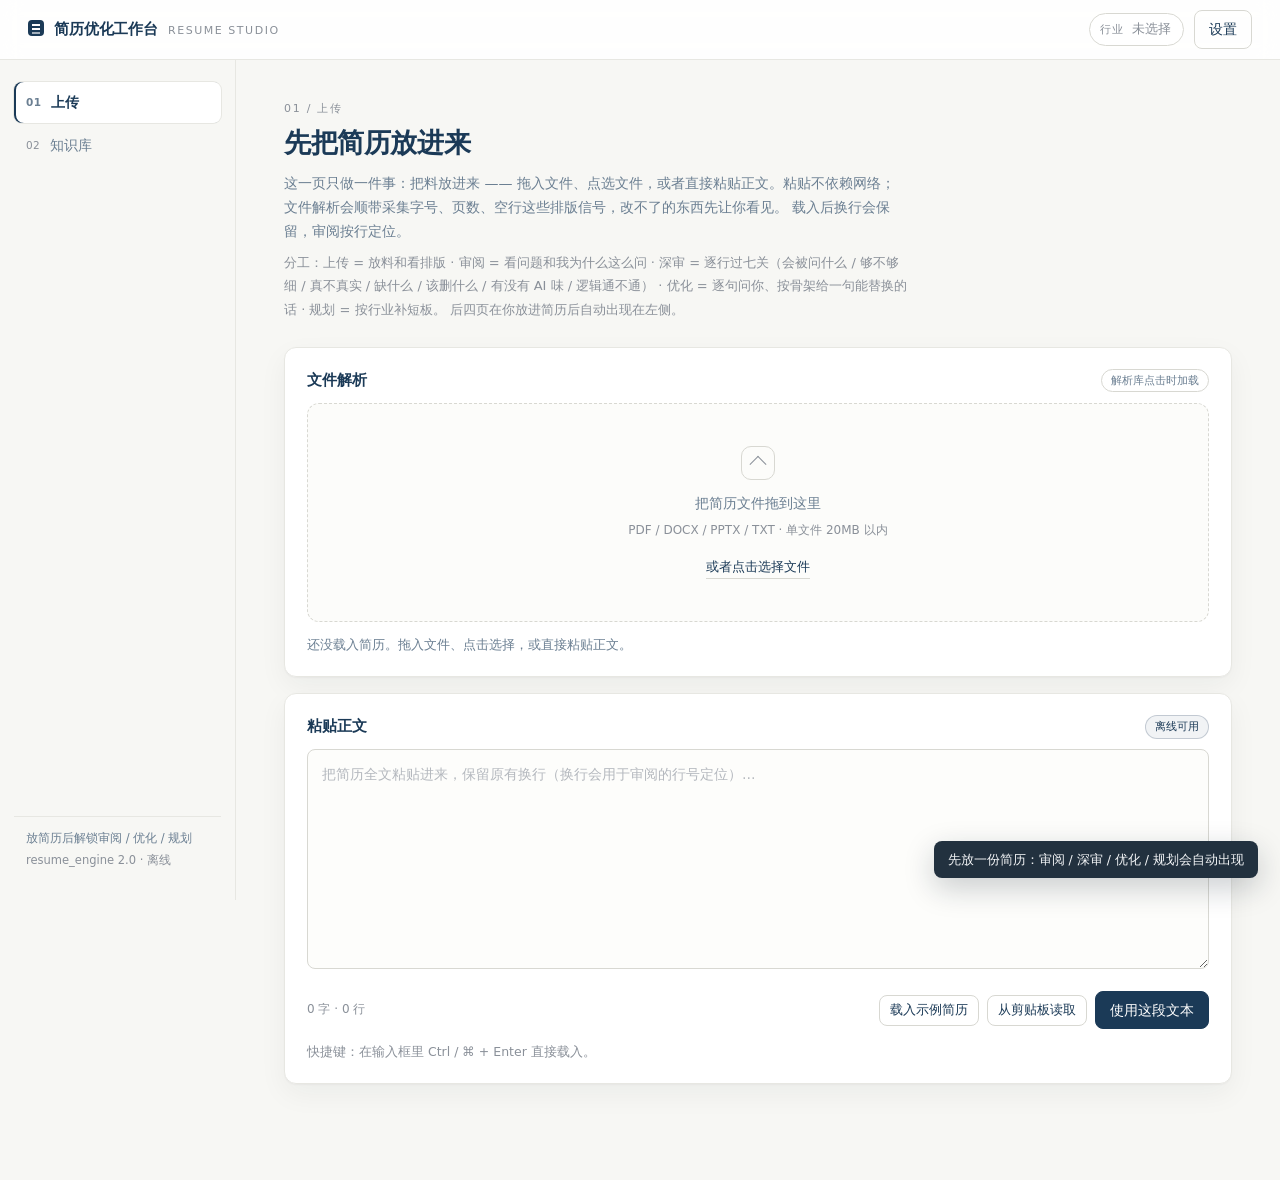
<file: index.html>
<!DOCTYPE html>
<html lang="zh-CN">
<head>
  <meta charset="UTF-8" />
  <meta name="viewport" content="width=device-width, initial-scale=1" />
  <title>简历优化工作台</title>
  <meta name="description" content="本地运行的中文简历智能优化工作台：HR 逐行审阅、圈画疑问点、追问改写、JD 匹配与竞争力规划。" />
  <link rel="stylesheet" href="css/style.css" />
  <link rel="stylesheet" href="css/pro.css" />
  <link rel="stylesheet" href="css/audit.css" />
</head>
<body>
  <a class="skip-link" href="#workspace">跳到主工作区</a>

  <!-- ============ 顶栏 ============ -->
  <header class="topbar">
    <div class="brand">
      <span class="brand-mark" aria-hidden="true"></span>
      <span class="brand-name">简历优化工作台</span>
      <span class="brand-sub">Resume Studio</span>
    </div>

    <div class="topbar-right">
      <button id="industryChip" class="chip chip--industry" type="button" title="点击去知识库更换行业">
        <span class="chip-label">行业</span>
        <span id="industryChipValue" class="chip-value">未选择</span>
      </button>
      <button id="btnSettings" class="btn btn--ghost" type="button">
        设置
      </button>
    </div>
  </header>

  <div class="layout">
    <!-- ============ 左侧窄导航 ============ -->
    <nav class="sidenav" aria-label="主导航">
      <div class="nav-group" role="tablist" aria-orientation="vertical">
        <button class="nav-item is-active" type="button" role="tab" aria-selected="true"
                aria-controls="panel-upload" data-tab="upload" id="tab-upload">
          <span class="nav-index">01</span><span class="nav-text">上传</span>
        </button>
        <button class="nav-item" type="button" role="tab" aria-selected="false"
                aria-controls="panel-knowledge" data-tab="knowledge" id="tab-knowledge">
          <span class="nav-index">02</span><span class="nav-text">知识库</span>
        </button>
        <button class="nav-item" type="button" role="tab" aria-selected="false" locked
                aria-controls="panel-scan" data-tab="scan" id="tab-scan" data-gate="1" hidden>
          <span class="nav-index">03</span><span class="nav-text">审阅</span>
        </button>
        <button class="nav-item" type="button" role="tab" aria-selected="false" locked
                aria-controls="panel-audit" data-tab="audit" id="tab-audit" data-gate="1" hidden>
          <span class="nav-index">04</span><span class="nav-text">深审</span>
        </button>
        <button class="nav-item" type="button" role="tab" aria-selected="false"
                aria-controls="panel-optimize" data-tab="optimize" id="tab-optimize" data-gate="1" hidden>
          <span class="nav-index">05</span><span class="nav-text">优化</span>
        </button>
        <button class="nav-item" type="button" role="tab" aria-selected="false"
                aria-controls="panel-plan" data-tab="plan" id="tab-plan" data-gate="1" hidden>
          <span class="nav-index">06</span><span class="nav-text">规划</span>
        </button>
      </div>
      <div class="nav-foot">
        <span class="nav-foot-line" id="navHint">放简历后解锁审阅 / 优化 / 规划</span>
        <span class="nav-foot-line nav-foot-dim">resume_engine 2.0 · 离线</span>
      </div>
    </nav>

    <!-- ============ 主工作区 ============ -->
    <main class="workspace" id="workspace">

      <!-- ---------- 01 上传 ---------- -->
      <section class="panel is-active" id="panel-upload" data-panel="upload" role="tabpanel" aria-labelledby="tab-upload">
        <div class="panel-head">
          <p class="panel-eyebrow">01 / 上传</p>
          <h1>先把简历放进来</h1>
          <p class="panel-desc">
            这一页只做一件事：把料放进来 —— 拖入文件、点选文件，或者直接粘贴正文。粘贴不依赖网络；
            文件解析会顺带采集字号、页数、空行这些排版信号，改不了的东西先让你看见。
            载入后换行会保留，审阅按行定位。
          </p>
          <p class="panel-desc panel-desc--dim">
            分工：上传 = 放料和看排版 · 审阅 = 看问题和我为什么这么问 ·
            深审 = 逐行过七关（会被问什么 / 够不够细 / 真不真实 / 缺什么 / 该删什么 / 有没有 AI 味 / 逻辑通不通） ·
            优化 = 逐句问你、按骨架给一句能替换的话 · 规划 = 按行业补短板。
            后四页在你放进简历后自动出现在左侧。
          </p>
        </div>

        <div class="panel-body">
          <div class="card">
            <div class="card-head">
              <h2 class="card-title">文件解析</h2>
              <span id="cdnStatus" class="tag">解析库点击时加载</span>
            </div>
            <div class="dropzone" id="dropzone" role="button" tabindex="0" aria-label="拖入或选择简历文件">
              <span class="dropzone-icon" aria-hidden="true"></span>
              <p class="dropzone-title">把简历文件拖到这里</p>
              <p class="dropzone-hint">PDF / DOCX / PPTX / TXT · 单文件 20MB 以内</p>
              <span class="dropzone-action">或者点击选择文件</span>
            </div>
            <input id="fileInput" type="file" hidden
                   accept=".pdf,.docx,.pptx,.txt,.md,application/pdf,application/vnd.openxmlformats-officedocument.wordprocessingml.document,application/vnd.openxmlformats-officedocument.presentationml.presentation,text/plain" />
            <p id="uploadStatus" class="card-note upload-status">还没载入简历。</p>
          </div>

          <div class="card">
            <div class="card-head">
              <h2 class="card-title">粘贴正文</h2>
              <span class="tag tag--live">离线可用</span>
            </div>
            <label class="sr-only" for="resumePaste">简历正文</label>
            <textarea id="resumePaste" class="textarea" spellcheck="false"
                      placeholder="把简历全文粘贴进来，保留原有换行（换行会用于审阅的行号定位）…"></textarea>
            <div class="row row--between">
              <span id="pasteCount" class="counter">0 字 · 0 行</span>
              <div class="row row--tight">
                <button id="btnLoadDemo" class="btn btn--ghost btn--sm" type="button">载入示例简历</button>
                <button id="btnClipboard" class="btn btn--ghost btn--sm" type="button">从剪贴板读取</button>
                <button id="btnUsePaste" class="btn btn--primary" type="button">使用这段文本</button>
              </div>
            </div>
            <p class="card-note card-note--dim">快捷键：在输入框里 Ctrl / ⌘ + Enter 直接载入。</p>
          </div>

          <div class="card" id="resumePreview" hidden>
            <div class="card-head">
              <h2 class="card-title">已载入</h2>
              <span id="previewSource" class="tag">粘贴</span>
            </div>
            <div id="previewMeta" class="summary-grid"></div>
            <pre id="previewText" class="code-block code-block--paper"></pre>
            <div class="row">
              <button class="btn btn--primary" type="button" data-goto="scan">去审阅</button>
              <button id="btnClearResume" class="btn btn--ghost" type="button">清空</button>
            </div>
          </div>
        </div>
      </section>

      <!-- ---------- 02 知识库 ---------- -->
      <section class="panel" id="panel-knowledge" data-panel="knowledge" role="tabpanel" aria-labelledby="tab-knowledge" hidden>
        <div class="panel-head">
          <p class="panel-eyebrow">02 / 知识库</p>
          <h1>知道 HR 在这个行业看什么</h1>
          <p class="panel-desc">
            两级选择行业大类与方向，看该方向的 HR 筛选习惯、偏好写法、常见减分项与核心关键词。
            选择会同步到顶栏并全站共享，后面的 JD 匹配与规划都按这个方向算。
          </p>
        </div>

        <div class="panel-body">
          <div class="card">
            <div class="card-head">
              <h2 class="card-title">选择行业</h2>
              <span class="tag" id="industryCount">加载中…</span>
            </div>
            <label class="sr-only" for="industrySearch">搜索行业</label>
            <input id="industrySearch" class="input search-input" type="search" autocomplete="off"
                   placeholder="搜索行业 / 方向 / 关键词，如：芯片、合规、GMP、直播" />
            <div id="searchResults" class="search-results" hidden></div>
            <p class="selector-label">行业大类</p>
            <div class="chips" id="categoryChips"></div>
            <p class="selector-label">二级方向</p>
            <div class="chips" id="directionChips">
              <span class="selector-hint">先选一个行业大类</span>
            </div>
            <p class="card-note">
              当前方向：<strong id="industryCurrentValue">未选择</strong>
              <span class="card-note--dim">· 同步显示在顶栏，可随时更换</span>
            </p>
          </div>

          <div id="industryCards" class="industry-cards"></div>
        </div>
      </section>

      <!-- ---------- 03 审阅：问题 + HR 会怎么问 ---------- -->
      <section class="panel" id="panel-scan" data-panel="scan" role="tabpanel" aria-labelledby="tab-scan" hidden>
        <div class="panel-head">
          <p class="panel-eyebrow">03 / 审阅</p>
          <h1>HR 正在看你的简历</h1>
          <p class="panel-desc">
            上半页是我动笔的地方，下半页是我会追着问的问题。这一页只用来看清问题，不动手改 ——
            要改句子去「优化」，要补短板去「规划」。
          </p>
        </div>

        <div class="panel-body">
          <div class="card scan-bar">
            <div class="scan-bar-info">
              <span id="scanStatus" class="scan-status">等待简历…</span>
              <span class="scan-meta">评分 <strong id="scanScore">--</strong>
                <span id="scanLevel" class="scan-level" hidden>—</span>
                · 圈出 <strong id="scanIssueCount">0 处</strong></span>
            </div>
            <div class="scan-bar-actions">
              <button id="btnScanStart" class="btn btn--primary" type="button" disabled>开始 HR 审阅</button>
              <button id="btnScanSkip" class="btn btn--ghost" type="button" hidden>跳过动画</button>
              <div class="speed" id="scanSpeed" role="group" aria-label="动画速度">
                <button type="button" class="speed-btn is-active" data-speed="1">1x</button>
                <button type="button" class="speed-btn" data-speed="2">2x</button>
                <button type="button" class="speed-btn" data-speed="4">4x</button>
              </div>
              <button class="btn btn--ghost" type="button" data-goto="audit">逐行深审 →</button>
            </div>
          </div>

          <div class="paper-wrap">
            <div class="paper" id="paper">
              <div class="paper-inner" id="paperInner">
                <div class="paper-lines" id="paperLines"></div>
                <svg class="ink-layer" id="inkLayer" aria-hidden="true"></svg>
                <div class="pen" id="pen" hidden><span class="pen-body"></span><span class="pen-tip"></span></div>
                <div class="hr-bubble" id="hrBubble" hidden></div>
              </div>
            </div>
            <p class="paper-hint">
              圈的颜色：灰 = 模糊表述 · 红 = 数据可疑 · 橙 = 时间线冲突 · 蓝 = JD 不匹配 · 黄 = 表述空泛。
              鼠标悬停圈会高亮，点圈跳到下方对应疑问。
            </p>
          </div>

          <div class="pro-wrap" id="proHead" hidden>
            <div class="card pro-summary" id="proCard">
              <div class="card-head">
                <h2 class="card-title">引擎总评</h2>
                <span class="tag" id="proEngineTag">resume_engine 2.0 · 离线规则层</span>
              </div>
              <div class="pro-score-row">
                <div class="pro-score"><strong id="proScore">--</strong><span>/100</span></div>
                <div class="pro-score-body">
                  <p class="pro-advice" id="proAdvice">—</p>
                  <p class="pro-cap" id="proCapNote" hidden></p>
                  <div class="chips chips--inline" id="proTags"></div>
                </div>
              </div>
              <div class="pro-radar" id="proRadar" hidden></div>
              <div class="pro-flags" id="proFlags"></div>
              <div class="pro-dims" id="proDims"></div>
              <div class="pro-jd" id="proJd" hidden></div>
              <div class="six-second" id="proSix"></div>
            </div>
          </div>

          <div class="card" id="questionsCard">
            <div class="card-head">
              <h2 class="card-title">HR 疑问清单</h2>
              <span id="questionsProgress" class="tag">已解决 0 / 0</span>
            </div>
            <div class="progress"><span id="progressBar" class="progress-bar"></span></div>
            <p class="empty-text" id="questionsEmpty">扫描结束后，每个圈会在这里拆成一条待处理的疑问。</p>
            <ul id="questionList" class="q-list"></ul>
          </div>

          <div class="pro-wrap" id="proWrap" hidden>
            <div class="card" id="layerCard">
              <div class="card-head">
                <h2 class="card-title">四层诊断 · 每层只给最狠的一条</h2>
                <span class="tag" id="layerCount">—</span>
              </div>
              <p class="card-note">一次给 20 条问题只会让人觉得在挑刺。先打一枪让你信，剩下的等你自己问。</p>
              <div id="layerList" class="layer-list"></div>
            </div>

            <div class="card" id="probeCard">
              <div class="card-head">
                <h2 class="card-title">面试会被这么问</h2>
                <span class="tag" id="probeCount">—</span>
              </div>
              <p class="card-note">改完简历只是进面试。真正让人挂掉的是「这条是怎么算的」——答案先想好。</p>
              <div id="probeList" class="probe-list"></div>
            </div>

            <div class="card" id="strengthCard">
              <div class="card-head">
                <h2 class="card-title">你手上真有的东西</h2>
                <span class="tag" id="strengthCount">—</span>
              </div>
              <div id="strengthList" class="strength-list"></div>
            </div>
          </div>

          <div class="card" id="formatCard" hidden>
            <div class="card-head">
              <h2 class="card-title">HR 的格式批注</h2>
              <span id="formatCount" class="tag">—</span>
            </div>
            <p class="card-note">
              只对上传的文档生效：字号层级、页数、空行、字体、日期格式、分区、联系方式。
              粘贴纯文本没有这些格式信号，所以不会出现这一段。
            </p>
            <div id="formatNotes" class="format-notes"></div>
          </div>
        </div>
      </section>

      <!-- ---------- 04 深审：逐行过堂，七件事 ---------- -->
      <section class="panel" id="panel-audit" data-panel="audit" role="tabpanel" aria-labelledby="tab-audit" hidden>
        <div class="panel-head">
          <p class="panel-eyebrow">04 / 深审</p>
          <h1>逐行过堂：每一行都过七关</h1>
          <p class="panel-desc">
            审阅页回答「这份简历值多少分」，这一页回答「每一行会被怎么问」。
            七件事：会被问什么 · 写得够不够细 · 真不真实 · 缺什么 · 该删什么 · 语言有没有 AI 味 · 逻辑通不通。
            每条结论都指向行号，看得见原文，改得动。
          </p>
        </div>

        <div class="panel-body" id="auditBody" hidden>
          <p class="audit-diff" id="auditDiff" hidden></p>

          <div class="card audit-top" id="auditTopCard">
            <div class="card-head">
              <h2 class="card-title">先动这三条（按投入产出排，不按严重程度排）</h2>
              <span class="tag" id="auditTopCount">—</span>
            </div>
            <p class="card-note">
              改一处能同时解两个问题的地方排在前面。「估」是拿这套权重反推的一阶近似 —— 看哪个维度涨，别看总分跳多少。
            </p>
            <ol class="atop-list" id="auditTopList"></ol>
          </div>

          <div class="card audit-summary">
            <div class="card-head">
              <h2 class="card-title">七项体检</h2>
              <span class="tag" id="auditEngineTag">AuditEngine</span>
            </div>
            <div class="audit-score-row">
              <div class="audit-score"><strong id="auditScore">--</strong><span>/100</span></div>
              <div class="audit-score-body">
                <div class="audit-score-top">
                  <span class="audit-level is-c" id="auditLevel">—</span>
                  <div class="audit-tags" id="auditTags"></div>
                </div>
                <p class="audit-advice" id="auditAdvice">—</p>
                <p class="audit-fam" id="auditFam" hidden></p>
                <p class="audit-cap" id="auditCap" hidden></p>
              </div>
            </div>
            <div class="audit-dims" id="auditDims"></div>
            <div class="audit-counts" id="auditCounts"></div>
          </div>

          <div class="card audit-toolbar-card">
            <div class="audit-toolbar">
              <div class="audit-filters" id="auditFilters" role="group" aria-label="按问题类型筛选"></div>
              <div class="row row--tight">
                <button class="btn btn--ghost btn--sm" type="button" id="auditExpandAll">全部展开</button>
                <button class="btn btn--ghost btn--sm" type="button" id="auditCollapseAll">全部收起</button>
                <button class="btn btn--ghost btn--sm" type="button" id="auditRecompute">重新深审</button>
              </div>
            </div>
            <p class="card-note card-note--dim">
              点任意一行展开七项判断。默认只展开被问得最狠的两行 —— 一次砸 20 条等于没给结论。
            </p>
          </div>

          <div class="audit-rows" id="auditRows"></div>
          <p class="empty-text" id="auditRowsEmpty" hidden></p>

          <div class="audit-grid">
            <div class="card" id="auditAskCard">
              <div class="card-head">
                <h2 class="card-title">追问总表 · 按风险排</h2>
                <span class="tag" id="auditAskCount">—</span>
              </div>
              <p class="card-note">
                这些是面试官真会问出口的话。每条都给一句答法骨架：先说口径，再说你负责哪一段，最后说重做会改什么。
                准备好一条就点「标记已备答」，进度会记住。
              </p>
              <div class="progress"><span id="auditAskBar" class="progress-bar"></span></div>
              <div class="row row--tight">
                <button class="btn btn--ghost btn--sm" type="button" id="auditCopyAsks">复制全部追问</button>
              </div>
              <ul class="audit-ask-list" id="auditAskList"></ul>
            </div>

            <div class="card" id="auditToneCard">
              <div class="card-head">
                <h2 class="card-title">AI 味词表</h2>
                <span class="tag" id="auditToneCount">—</span>
              </div>
              <p class="card-note">
                行话、自夸形容词、软素质声明、模板句式 —— 这些词的共同点是：删掉之后信息量不变。
                所以它们不是风格问题，是占地方。
              </p>
              <div id="auditToneList"></div>
            </div>
          </div>

          <div class="audit-grid">
            <div class="card" id="auditCutCard">
              <div class="card-head">
                <h2 class="card-title">该删清单</h2>
                <span class="tag" id="auditCutCount">—</span>
              </div>
              <div id="auditCutList"></div>
            </div>
            <div class="card" id="auditAddCard">
              <div class="card-head">
                <h2 class="card-title">该补清单</h2>
                <span class="tag" id="auditAddCount">—</span>
              </div>
              <div id="auditAddList"></div>
            </div>
          </div>

          <div class="card" id="auditLogicCard">
            <div class="card-head">
              <h2 class="card-title">逻辑与结构</h2>
              <span class="tag" id="auditLogicCount">—</span>
            </div>
            <p class="card-note">时间线、顺序、技能与经历是否互相打架 —— 这类问题 HR 不会问，但会直接不约你。</p>
            <div id="auditLogicList"></div>
          </div>

          <div class="card" id="auditLadderCard">
            <div class="card-head">
              <h2 class="card-title">没有数字怎么补（可信度从高到低）</h2>
              <span class="tag">补数的顺序</span>
            </div>
            <p class="card-note">
              一个都拿不到，就把「做了什么」写到别人能复现的程度。宁可无数字，不要假数字。
            </p>
            <div class="audit-ladder" id="auditLadder"></div>
          </div>

          <div class="card" id="auditJdCard" hidden>
            <div class="card-head">
              <h2 class="card-title">JD 逐条落位</h2>
              <span class="tag" id="auditJdCount">—</span>
            </div>
            <p class="card-note">
              只做关键词对位，不做语义联想：哪个词在正文有证据、哪个只在技能区躺着、哪个全文没提。
              「全文没提」的，只有你真做过才写进去。
            </p>
            <div class="audit-jd" id="auditJdBody"></div>
          </div>

          <div class="card" id="auditTodoCard">
            <div class="card-head">
              <h2 class="card-title">今日清单</h2>
              <span class="tag" id="auditTodoCount">—</span>
            </div>
            <p class="card-note">
              打印这一张贴在屏幕边上，改完一条划掉一条。都划完了再回来重新深审，看分数动没动。
            </p>
            <div class="audit-todo-bar"><span id="auditTodoBar"></span></div>
            <ul class="audit-todo" id="auditTodoList"></ul>
            <div class="row row--tight">
              <button class="btn btn--ghost btn--sm" type="button" id="auditPrint">打印 / 存 PDF</button>
              <button class="btn btn--ghost btn--sm" type="button" id="auditTodoReset">清空勾选</button>
            </div>
          </div>

          <div class="card" id="auditExportCard">
            <div class="card-head">
              <h2 class="card-title">导出深审报告</h2>
              <span class="tag">Markdown</span>
            </div>
            <p class="card-note">
              十节：总评 / 先动这三条 / 追问总表 / 详细度（含可填句式）/ 真实性 / 该补（含 JD 落位）/ 该删 / 语言 / 逻辑 / 今日清单。
              带行号，可以逐条对着改。
            </p>
            <div class="row row--tight">
              <button id="auditExportMd" class="btn btn--primary btn--sm" type="button">下载深审报告 .md</button>
              <button id="auditCopyMd" class="btn btn--ghost btn--sm" type="button">复制报告全文</button>
              <button class="btn btn--ghost btn--sm" type="button" data-goto="optimize">照这份清单去优化页逐句改</button>
            </div>
          </div>
        </div>

        <div class="panel-body" id="auditEmpty">
          <div class="card">
            <p class="empty-text" id="auditEmptyNote">还没有载入简历。到「上传」页粘贴或拖入一份，这里会逐行过堂。</p>
            <div class="row row--tight">
              <button class="btn btn--primary btn--sm" type="button" data-goto="upload">去上传页</button>
            </div>
          </div>
        </div>
      </section>

      <!-- ---------- 04 优化：逐句改，我问你答 ---------- -->
      <section class="panel" id="panel-optimize" data-panel="optimize" role="tabpanel" aria-labelledby="tab-optimize" hidden>
        <div class="panel-head">
          <p class="panel-eyebrow">05 / 优化</p>
          <h1>逐句改：我问，你答</h1>
          <p class="panel-desc">
            这里不重复诊断，只做一件事：把值得改的句子摘出来，先问你（这里能不能再具体一点、你具体做了什么），
            再按骨架把你的回答拼成一句能直接替换的话。只重排事实，不新增事实。
          </p>
        </div>

        <div class="panel-body">
          <div class="pro-wrap" id="optWrap" hidden>
            <div class="card" id="rewriteCard">
              <div class="card-head">
                <h2 class="card-title">可优化的句子 · 一句一句过</h2>
                <span class="tag" id="optCount">—</span>
                <span class="tag" id="optReady">—</span>
              </div>
              <p class="card-note">
                每条都是我从你简历里摘的原句。三个问题按顺序答，答完点生成 ——
                拼出来的就是能直接替换的那一句。答不出来就空着，我不替你编数字。
              </p>
              <div id="optList" class="opt-list"></div>
            </div>

            <div class="card" id="planCard">
              <div class="card-head">
                <h2 class="card-title">整份怎么重排（顺序也是信息）</h2>
                <span class="tag" id="planCount">—</span>
              </div>
              <p class="card-note">同样的内容换个顺序，读者抓到的重点完全不同 —— 下面是整份简历的调整建议。</p>
              <div id="planList" class="plan-list"></div>
            </div>

            <div class="card" id="exportCard">
              <div class="card-head">
                <h2 class="card-title">导出报告</h2>
                <span class="tag">Markdown</span>
              </div>
              <p class="card-note">
                导出的是完整审视报告（与 Python 端 report.to_markdown 同一套模板），可以直接发出去或存档。
              </p>
              <div class="row row--tight">
                <button id="btnExportMd" class="btn btn--primary btn--sm" type="button">下载报告 .md</button>
                <button id="btnExportPdf" class="btn btn--ghost btn--sm" type="button">下载 PDF</button>
                <button id="btnCopyMd" class="btn btn--ghost btn--sm" type="button">复制报告全文</button>
              </div>
            </div>
          </div>

          <div class="card" id="jdCard">
            <div class="card-head">
              <h2 class="card-title">目标岗位 JD</h2>
              <span class="tag tag--live">引擎按它算覆盖度</span>
            </div>
            <label class="sr-only" for="jdText">目标岗位 JD</label>
            <textarea id="jdText" class="textarea textarea--short" spellcheck="false"
                      placeholder="把目标岗位的 JD 粘进来（职责 + 任职要求）。有 JD 时，关键词覆盖、硬门槛核查、该投/别投的判断才会算出来。"></textarea>
            <div class="row row--between">
              <span id="jdCount" class="counter">0 字</span>
              <div class="row row--tight">
                <button id="btnJdClear" class="btn btn--ghost btn--sm" type="button">清空</button>
                <button id="btnJdSave" class="btn btn--primary btn--sm" type="button">保存并重新审视</button>
              </div>
            </div>
            <p class="card-note card-note--dim">
              引擎抽词的方式是「词表命中 + 中文 n-gram」，不要求你抄全 JD —— 三段职责加三条要求就够。
            </p>
          </div>
        </div>
      </section>

      <!-- ---------- 05 规划：自动生成的拔高路线 ---------- -->
      <section class="panel" id="panel-plan" data-panel="plan" role="tabpanel" aria-labelledby="tab-plan" hidden>
        <div class="panel-head">
          <p class="panel-eyebrow">06 / 规划</p>
          <h1>差什么，补什么，多久补完</h1>
          <p class="panel-desc">
            不用点按钮：行业、职能族、JD 缺口一确定，这一页就自动算好了 ——
            补什么证据、考什么证、哪些缺口一周内能补上、3 / 6 / 12 个月各干什么。
          </p>
        </div>

        <div class="panel-body">
          <div class="pro-wrap" id="planWrap" hidden>
            <div class="card" id="planCardMain">
              <div class="card-head">
                <h2 class="card-title">按你的行业自动生成的拔高路线</h2>
                <span class="tag" id="planTag">—</span>
              </div>
              <p class="card-note">
                依据：引擎识别的行业与职能族、你简历里的缺口词、四层诊断里的硬伤。不是通用课程表。
              </p>
              <div id="planBody" class="plan-body"></div>
            </div>

            <div class="card" id="pitchCard">
              <div class="card-head">
                <h2 class="card-title">一句话卖点</h2>
                <button id="btnCopyPitch" class="btn btn--ghost btn--sm" type="button">复制</button>
              </div>
              <p class="card-note">面试第一句就用它，别从「我叫…毕业于…」开始。</p>
              <p id="planPitch" class="pitch-line">—</p>
            </div>

            <div class="card" id="introCard">
              <div class="card-head">
                <h2 class="card-title">60 秒自我介绍</h2>
                <button id="btnCopyIntro" class="btn btn--ghost btn--sm" type="button">复制</button>
              </div>
              <p class="card-note">填两个空就能用。这是面试开场，不是简历正文。</p>
              <pre id="introText" class="code-block code-block--paper" tabindex="0"></pre>
            </div>
          </div>
        </div>
      </section>

    </main>
  </div>

  <!-- ============ 全页拖拽遮罩 ============ -->
  <div id="dropOverlay" class="drop-overlay" hidden>
    <div class="drop-overlay-inner">
      <span class="drop-overlay-icon" aria-hidden="true"></span>
      <p class="drop-overlay-title">松手开始解析</p>
      <p class="drop-overlay-hint">PDF / DOCX / PPTX / TXT · 20MB 以内</p>
    </div>
  </div>

  <!-- ============ 设置弹窗 ============ -->
  <div class="modal" id="settingsModal" hidden>
    <div class="modal-backdrop" data-close-modal></div>
    <div class="modal-dialog" role="dialog" aria-modal="true" aria-labelledby="settingsTitle">
      <div class="modal-head">
        <h2 id="settingsTitle" class="modal-title">设置</h2>
        <button class="icon-btn" type="button" data-close-modal aria-label="关闭">×</button>
      </div>
      <p class="modal-desc">
        接入 OpenAI 兼容接口（如百炼 compatible-mode）时填写，保存在本机 localStorage。
        LLM 版本与异常回落将在阶段 3 接通；当前所有分析走离线引擎。
      </p>
      <label class="field">
        <span class="field-label">Base URL</span>
        <input id="setBaseUrl" class="input" type="text" autocomplete="off" spellcheck="false"
               placeholder="https://dashscope.aliyuncs.com/compatible-mode/v1" />
      </label>
      <label class="field">
        <span class="field-label">API Key</span>
        <input id="setApiKey" class="input" type="password" autocomplete="off" spellcheck="false"
               placeholder="sk-..." />
      </label>
      <label class="field">
        <span class="field-label">模型名</span>
        <input id="setModel" class="input" type="text" autocomplete="off" spellcheck="false"
               placeholder="deepseek-v3" />
      </label>
      <p class="modal-note">提示：简历含姓名、电话等个人信息，接入云端接口前请确认可以外发。</p>
      <div class="modal-actions">
        <button class="btn btn--ghost" type="button" data-close-modal>取消</button>
        <button id="btnSettingsSave" class="btn btn--primary" type="button">保存</button>
      </div>
    </div>
  </div>

  <div id="toastStack" class="toast-stack" aria-live="polite" aria-atomic="false"></div>

  <script src="js/data.js"></script>
  <script src="js/plan-data.js"></script>
  <script src="js/demo-resume.js"></script>

  <!-- resume_engine 2.0 · 从 D:\破甲后\resume_engine 移植（词表由脚本导出，不手抄） -->
  <script src="js/engine-resume/lexicon.data.js"></script>
  <script src="js/engine-resume/parse.js"></script>
  <script src="js/engine-resume/signals.js"></script>
  <script src="js/engine-resume/profile.js"></script>
  <script src="js/engine-resume/jd-match.js"></script>
  <script src="js/engine-resume/diagnose.js"></script>
  <script src="js/engine-resume/rewrite.js"></script>
  <script src="js/engine-resume/interview.js"></script>
  <script src="js/engine-resume/score.js"></script>
  <script src="js/engine-resume/report.js"></script>
  <script src="js/engine-resume/review.js"></script>
  <script src="js/engine-audit.js"></script>

  <script src="js/engine.js"></script>
  <script src="js/engine-rules.js"></script>
  <script src="js/main.js"></script>
  <script src="js/upload.js"></script>
  <script src="js/knowledge.js"></script>
  <script src="js/jd.js"></script>
  <script src="js/scan.js"></script>
  <script src="js/radar.js"></script>
  <script src="js/report-view.js"></script>
  <script src="js/audit-view.js"></script>
  <script src="js/optimize.js"></script>
  <script src="js/plan.js"></script>
  <script src="js/pdf-export.js"></script>
</body>
</html>
</file>
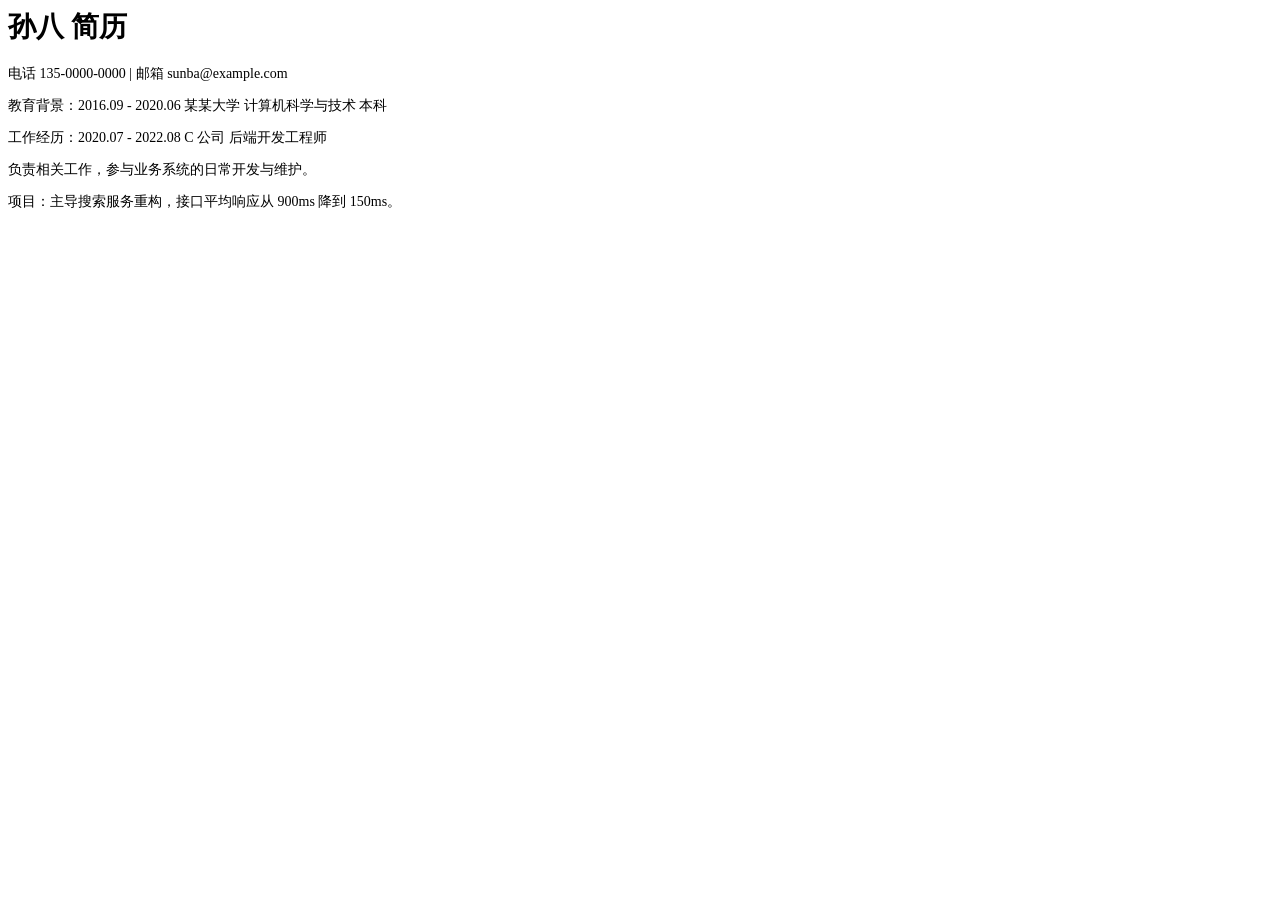
<file: .preview/fixtures/test.html>
<html><head><meta charset="utf-8"><style>body{font-family:'Microsoft YaHei';font-size:14px}</style></head>
<body><h1>孙八 简历</h1>
<p>电话 135-0000-0000 | 邮箱 sunba@example.com</p>
<p>教育背景：2016.09 - 2020.06 某某大学 计算机科学与技术 本科</p>
<p>工作经历：2020.07 - 2022.08 C 公司 后端开发工程师</p>
<p>负责相关工作，参与业务系统的日常开发与维护。</p>
<p>项目：主导搜索服务重构，接口平均响应从 900ms 降到 150ms。</p>
</body></html>
</file>
<file: css/style.css>
/* =========================================================
   简历优化工作台 — 基础样式（阶段 0）
   风格：极简、白底、墨蓝主色、留白优先；除疑问类型外不滥用颜色。
   ========================================================= */

:root {
  /* 主色 */
  --ink: #1B3A57;
  --ink-hover: #16324B;
  --ink-2: #3D5974;
  --ink-3: #6B7F92;
  --muted: #8A9099;

  /* 面 */
  --paper: #FFFFFF;
  --page: #F7F7F4;
  --wash: #F2F2ED;

  /* 线 */
  --line: #E7E7E2;
  --line-strong: #D8D8D2;

  /* 疑问类型（固定契约） */
  --c-vague: #8A9099;
  --c-data-doubt: #D64545;
  --c-timeline: #E0823D;
  --c-jd: #3B6FD4;
  --c-empty: #D9A62E;

  --radius-sm: 8px;
  --radius: 12px;
  --radius-lg: 14px;

  --shadow-1: 0 1px 2px rgba(20, 30, 45, .04), 0 10px 28px rgba(20, 30, 45, .05);
  --shadow-2: 0 18px 60px rgba(20, 30, 45, .18);

  --topbar-h: 60px;
  --nav-w: 236px;

  --font: system-ui, -apple-system, "Segoe UI", "PingFang SC", "Hiragino Sans GB",
          "Microsoft YaHei", "Source Han Sans SC", sans-serif;
  --mono: ui-monospace, SFMono-Regular, Menlo, Consolas, "Liberation Mono", monospace;
}

*,
*::before,
*::after { box-sizing: border-box; }

html { -webkit-text-size-adjust: 100%; }

body {
  margin: 0;
  background: var(--page);
  color: var(--ink);
  font-family: var(--font);
  font-size: 14.5px;
  line-height: 1.65;
  -webkit-font-smoothing: antialiased;
  text-rendering: optimizeLegibility;
}

h1, h2, h3, p, ul, ol, figure { margin: 0; }
ul, ol { padding: 0; list-style: none; }
button, input, select, textarea { font: inherit; color: inherit; }
code { font-family: var(--mono); font-size: .92em; }

.skip-link {
  position: absolute;
  left: 12px;
  top: -48px;
  z-index: 60;
  padding: 8px 12px;
  border-radius: var(--radius-sm);
  background: var(--ink);
  color: #fff;
  text-decoration: none;
  transition: top .18s ease;
}
.skip-link:focus { top: 12px; }

:focus-visible {
  outline: 2px solid var(--ink);
  outline-offset: 2px;
}

/* ========================= 顶栏 ========================= */

.topbar {
  position: sticky;
  top: 0;
  z-index: 30;
  height: var(--topbar-h);
  display: flex;
  align-items: center;
  justify-content: space-between;
  gap: 16px;
  padding: 0 28px;
  background: rgba(255, 255, 255, .88);
  backdrop-filter: saturate(1.2) blur(10px);
  border-bottom: 1px solid var(--line);
}

.brand {
  display: flex;
  align-items: baseline;
  gap: 10px;
  min-width: 0;
}

.brand-mark {
  width: 16px;
  height: 16px;
  border-radius: 4px;
  background: var(--ink);
  position: relative;
  top: 2px;
  flex: none;
}
.brand-mark::after {
  content: "";
  position: absolute;
  inset: 4px 4px auto 4px;
  height: 2px;
  background: #fff;
  box-shadow: 0 4px 0 #fff, 0 8px 0 rgba(255, 255, 255, .6);
}

.brand-name {
  font-size: 15px;
  font-weight: 650;
  letter-spacing: -.01em;
}

.brand-sub {
  font-size: 11px;
  letter-spacing: .14em;
  text-transform: uppercase;
  color: var(--muted);
}

.topbar-right {
  display: flex;
  align-items: center;
  gap: 10px;
}

/* ========================= 布局 ========================= */

.layout {
  display: grid;
  grid-template-columns: var(--nav-w) minmax(0, 1fr);
  align-items: start;
}

.sidenav {
  position: sticky;
  top: var(--topbar-h);
  height: calc(100vh - var(--topbar-h));
  display: flex;
  flex-direction: column;
  justify-content: space-between;
  padding: 22px 14px 18px;
  border-right: 1px solid var(--line);
  background: var(--page);
}

.nav-group {
  display: flex;
  flex-direction: column;
  gap: 2px;
}

.nav-item {
  display: flex;
  align-items: center;
  gap: 10px;
  width: 100%;
  padding: 9px 12px;
  border: 0;
  border-radius: var(--radius-sm);
  background: transparent;
  color: var(--ink-3);
  text-align: left;
  cursor: pointer;
  transition: background .15s ease, color .15s ease, box-shadow .15s ease;
}
.nav-item:hover { background: var(--wash); color: var(--ink); }

.nav-item.is-active {
  background: var(--paper);
  color: var(--ink);
  font-weight: 600;
  box-shadow: inset 2px 0 0 var(--ink), 0 0 0 1px var(--line);
}

.nav-index {
  font-size: 10.5px;
  font-variant-numeric: tabular-nums;
  letter-spacing: .04em;
  color: var(--muted);
}
.nav-item.is-active .nav-index { color: var(--ink-3); }

.nav-text { font-size: 14px; }

.nav-foot {
  display: flex;
  flex-direction: column;
  gap: 3px;
  padding: 12px;
  border-top: 1px solid var(--line);
  font-size: 11.5px;
  color: var(--ink-3);
}
.nav-foot-dim { color: var(--muted); }

.workspace {
  min-height: calc(100vh - var(--topbar-h));
  padding: 40px 48px 96px;
}

.panel {
  max-width: 960px;
  animation: panel-in .26s ease both;
}

@keyframes panel-in {
  from { opacity: 0; transform: translateY(4px); }
  to   { opacity: 1; transform: none; }
}

.panel-head { max-width: 68ch; }

.panel-eyebrow {
  font-size: 11px;
  letter-spacing: .16em;
  text-transform: uppercase;
  color: var(--muted);
  margin-bottom: 8px;
}

.panel-head h1 {
  font-size: 27px;
  line-height: 1.28;
  font-weight: 660;
  letter-spacing: -.015em;
  margin-bottom: 10px;
}

.panel-desc {
  font-size: 14px;
  color: var(--ink-3);
  line-height: 1.72;
}

.panel-body {
  margin-top: 26px;
  display: flex;
  flex-direction: column;
  gap: 16px;
}

/* ========================= 卡片 ========================= */

.card {
  background: var(--paper);
  border: 1px solid var(--line);
  border-radius: var(--radius);
  padding: 20px 22px;
  box-shadow: var(--shadow-1);
}

.card--empty { background: #FCFCF9; }

.card-head {
  display: flex;
  align-items: center;
  gap: 12px;
  justify-content: space-between;
  margin-bottom: 10px;
}

.card-title {
  font-size: 15px;
  font-weight: 640;
  letter-spacing: -.005em;
}

.card-note {
  margin-top: 12px;
  font-size: 13px;
  color: var(--ink-3);
  line-height: 1.7;
}
.card-note--dim { color: var(--muted); font-size: 12.5px; }
.card-note code {
  background: var(--wash);
  border-radius: 5px;
  padding: 1px 5px;
}

.empty-text {
  font-size: 13.5px;
  color: var(--muted);
  line-height: 1.7;
}

/* ========================= 标签 / 徽标 ========================= */

.tag {
  display: inline-flex;
  align-items: center;
  gap: 4px;
  flex: none;
  padding: 2px 9px;
  border-radius: 999px;
  border: 1px solid var(--line-strong);
  font-size: 11px;
  line-height: 1.6;
  color: var(--ink-3);
  white-space: nowrap;
}

.tag--stage {
  border-style: dashed;
  color: var(--muted);
  background: #FBFBF8;
}

.tag--live {
  border-color: rgba(27, 58, 87, .22);
  background: rgba(27, 58, 87, .06);
  color: var(--ink);
}

.tag--muted { color: var(--muted); }

/* ========================= 按钮 ========================= */

.btn {
  display: inline-flex;
  align-items: center;
  justify-content: center;
  gap: 6px;
  padding: 7px 14px;
  border-radius: var(--radius-sm);
  border: 1px solid var(--line-strong);
  background: var(--paper);
  color: var(--ink);
  font-size: 13.5px;
  font-weight: 500;
  cursor: pointer;
  transition: background .15s ease, border-color .15s ease, color .15s ease, transform .08s ease;
}
.btn:hover { background: var(--wash); }
.btn:active { transform: translateY(1px); }

.btn--primary {
  background: var(--ink);
  border-color: var(--ink);
  color: #fff;
}
.btn--primary:hover { background: var(--ink-hover); border-color: var(--ink-hover); }

.btn--ghost {
  background: transparent;
  border-color: var(--line-strong);
}
.btn--ghost:hover { background: var(--wash); }

.btn--sm { padding: 4px 10px; font-size: 12.5px; }

.icon-btn {
  width: 30px;
  height: 30px;
  display: inline-flex;
  align-items: center;
  justify-content: center;
  border: 0;
  border-radius: 7px;
  background: transparent;
  color: var(--ink-3);
  font-size: 20px;
  line-height: 1;
  cursor: pointer;
}
.icon-btn:hover { background: var(--wash); color: var(--ink); }

.row {
  display: flex;
  flex-wrap: wrap;
  align-items: center;
  gap: 10px;
  margin-top: 14px;
}

/* 行业 chip（顶栏常驻） */
.chip {
  display: inline-flex;
  align-items: center;
  gap: 8px;
  padding: 5px 12px 5px 10px;
  border-radius: 999px;
  border: 1px solid var(--line-strong);
  background: var(--paper);
  font-size: 12.5px;
  cursor: pointer;
  transition: background .15s ease, border-color .15s ease;
}
.chip:hover { background: var(--wash); border-color: var(--ink-3); }

.chip-label {
  font-size: 10.5px;
  letter-spacing: .1em;
  text-transform: uppercase;
  color: var(--muted);
}

.chip-value {
  font-weight: 600;
  color: var(--ink);
  max-width: 42vw;
  overflow: hidden;
  text-overflow: ellipsis;
  white-space: nowrap;
}
.chip-value.is-empty { font-weight: 500; color: var(--muted); }

/* ========================= 上传：拖拽区 ========================= */

.dropzone {
  display: flex;
  flex-direction: column;
  align-items: center;
  justify-content: center;
  gap: 6px;
  padding: 42px 20px;
  border: 1.5px dashed var(--line-strong);
  border-radius: var(--radius);
  background: #FCFCFA;
  text-align: center;
}
.dropzone--skeleton { color: var(--muted); }

.dropzone-icon {
  width: 34px;
  height: 34px;
  border-radius: 10px;
  border: 1.5px solid var(--line-strong);
  position: relative;
  margin-bottom: 6px;
}
.dropzone-icon::after {
  content: "";
  position: absolute;
  left: 50%;
  top: 50%;
  width: 12px;
  height: 12px;
  border-left: 1.5px solid var(--muted);
  border-top: 1.5px solid var(--muted);
  transform: translate(-50%, -40%) rotate(45deg);
}

.dropzone-title { font-size: 14px; color: var(--ink-3); }
.dropzone-hint { font-size: 12px; color: var(--muted); }

.entry-list {
  display: flex;
  flex-direction: column;
  border-top: 1px solid var(--line);
}

.entry {
  display: grid;
  grid-template-columns: 132px minmax(0, 1fr) auto;
  align-items: center;
  gap: 12px;
  padding: 11px 2px;
  border-bottom: 1px solid var(--line);
}
.entry:last-child { border-bottom: 0; padding-bottom: 2px; }

.entry-name { font-size: 13.5px; font-weight: 550; }
.entry-desc { font-size: 12.5px; color: var(--muted); }

/* ========================= 知识库：当前行业 ========================= */

.industry-current {
  display: flex;
  align-items: center;
  gap: 12px;
  padding: 14px 16px;
  border-radius: var(--radius-sm);
  background: var(--wash);
}

.industry-current-label {
  font-size: 11px;
  letter-spacing: .1em;
  text-transform: uppercase;
  color: var(--muted);
}

.industry-current-value {
  font-size: 14.5px;
  font-weight: 600;
  margin-right: auto;
}

/* ========================= 审阅：图例 ========================= */

.legend {
  display: flex;
  flex-direction: column;
  gap: 2px;
  margin-top: 4px;
}

.legend-item {
  display: grid;
  grid-template-columns: 10px 92px 128px minmax(0, 1fr);
  align-items: center;
  gap: 10px;
  padding: 8px 0;
  border-bottom: 1px solid var(--line);
  font-size: 12.5px;
}
.legend-item:last-child { border-bottom: 0; }

.legend-name { color: var(--ink); font-weight: 550; }
.legend-item code {
  font-size: 11.5px;
  color: var(--ink-3);
  background: var(--wash);
  border-radius: 5px;
  padding: 1px 6px;
  justify-self: start;
}
.legend-desc { color: var(--muted); }

.dot {
  width: 9px;
  height: 9px;
  border-radius: 50%;
  display: inline-block;
}
.dot--vague { background: var(--c-vague); }
.dot--data-doubt { background: var(--c-data-doubt); }
.dot--timeline-conflict { background: var(--c-timeline); }
.dot--jd-mismatch { background: var(--c-jd); }
.dot--empty-desc { background: var(--c-empty); }

/* ========================= 自检结果 ========================= */

.contract-summary {
  margin-top: 14px;
  border: 1px solid var(--line);
  border-radius: var(--radius-sm);
  overflow: hidden;
}

.summary-head {
  display: flex;
  align-items: center;
  gap: 10px;
  padding: 10px 14px;
  background: var(--wash);
  font-size: 12.5px;
  font-weight: 600;
}
.summary-head .status {
  display: inline-flex;
  align-items: center;
  gap: 6px;
}
.summary-meta {
  margin-left: auto;
  font-weight: 400;
  font-size: 11.5px;
  color: var(--muted);
}
.status--ok { color: #2F6B4F; }
.status--bad { color: var(--c-data-doubt); }
.status-dot {
  width: 7px;
  height: 7px;
  border-radius: 50%;
  background: currentColor;
}

.summary-grid {
  display: grid;
  grid-template-columns: repeat(auto-fit, minmax(118px, 1fr));
  gap: 1px;
  background: var(--line);
  border-top: 1px solid var(--line);
}

.summary-cell {
  background: var(--paper);
  padding: 10px 14px;
}
.summary-cell .k {
  display: block;
  font-size: 10.5px;
  letter-spacing: .1em;
  text-transform: uppercase;
  color: var(--muted);
  margin-bottom: 2px;
}
.summary-cell .v {
  font-size: 15px;
  font-weight: 620;
  font-variant-numeric: tabular-nums;
}

.check-list {
  border-top: 1px solid var(--line);
  padding: 6px 14px 10px;
  background: var(--paper);
}
.check-list li {
  display: flex;
  gap: 8px;
  align-items: flex-start;
  padding: 4px 0;
  font-size: 12.5px;
  color: var(--ink-3);
}
.check-list .ck { flex: none; width: 14px; text-align: center; font-weight: 700; }
.check-list .ck--ok { color: #2F6B4F; }
.check-list .ck--bad { color: var(--c-data-doubt); }

.code-block {
  margin: 12px 0 0;
  padding: 14px 16px;
  max-height: 420px;
  overflow: auto;
  border: 1px solid var(--line);
  border-radius: var(--radius-sm);
  background: #F6F6F2;
  font-family: var(--mono);
  font-size: 12px;
  line-height: 1.65;
  color: #2A3B4C;
  white-space: pre-wrap;
  word-break: break-word;
}

/* ========================= 规划：roadmap 骨架 ========================= */

.roadmap-skeleton {
  display: flex;
  gap: 14px;
  margin: 18px 0 14px;
}

.roadmap-col {
  flex: 1;
  display: flex;
  flex-direction: column;
  gap: 8px;
}

.roadmap-month {
  font-size: 11px;
  letter-spacing: .1em;
  text-transform: uppercase;
  color: var(--muted);
}

.roadmap-bar {
  display: block;
  height: 54px;
  border-radius: var(--radius-sm);
  border: 1px dashed var(--line-strong);
  background: repeating-linear-gradient(
    -45deg,
    #F6F6F1,
    #F6F6F1 6px,
    #FAFAF6 6px,
    #FAFAF6 12px
  );
}

/* ========================= 设置弹窗 ========================= */

.modal {
  position: fixed;
  inset: 0;
  z-index: 50;
  display: grid;
  place-items: center;
  padding: 24px;
}
.modal[hidden] { display: none; }

.modal-backdrop {
  position: absolute;
  inset: 0;
  background: rgba(23, 32, 43, .36);
  animation: fade-in .18s ease both;
}

.modal-dialog {
  position: relative;
  width: min(520px, 100%);
  padding: 22px 24px 20px;
  border-radius: var(--radius-lg);
  background: var(--paper);
  box-shadow: var(--shadow-2);
  animation: dialog-in .22s cubic-bezier(.2, .7, .3, 1) both;
}

@keyframes fade-in { from { opacity: 0; } to { opacity: 1; } }
@keyframes dialog-in {
  from { opacity: 0; transform: translateY(8px) scale(.985); }
  to   { opacity: 1; transform: none; }
}

.modal-head {
  display: flex;
  align-items: center;
  justify-content: space-between;
  gap: 12px;
}

.modal-title { font-size: 16px; font-weight: 650; }

.modal-desc {
  margin: 6px 0 16px;
  font-size: 12.5px;
  color: var(--ink-3);
  line-height: 1.65;
}

.field {
  display: block;
  margin-bottom: 12px;
}

.field-label {
  display: block;
  margin-bottom: 5px;
  font-size: 12px;
  font-weight: 550;
  color: var(--ink-2);
}

.input {
  width: 100%;
  padding: 8px 11px;
  border: 1px solid var(--line-strong);
  border-radius: var(--radius-sm);
  background: #FDFDFB;
  font-size: 13px;
  transition: border-color .15s ease, background .15s ease;
}
.input:hover { border-color: var(--ink-3); }
.input:focus {
  outline: none;
  border-color: var(--ink);
  background: var(--paper);
  box-shadow: 0 0 0 3px rgba(27, 58, 87, .08);
}
.input::placeholder { color: #B4B8BE; }

.modal-note {
  margin: 2px 0 18px;
  font-size: 11.5px;
  color: var(--muted);
  line-height: 1.6;
}

.modal-actions {
  display: flex;
  justify-content: flex-end;
  gap: 8px;
}

/* ========================= Toast ========================= */

.toast-stack {
  position: fixed;
  right: 22px;
  bottom: 22px;
  z-index: 60;
  display: flex;
  flex-direction: column;
  gap: 8px;
  pointer-events: none;
}

.toast {
  max-width: 380px;
  padding: 9px 14px;
  border-radius: var(--radius-sm);
  background: #22313F;
  color: #F3F5F7;
  font-size: 12.5px;
  line-height: 1.55;
  box-shadow: 0 10px 30px rgba(20, 30, 45, .22);
  animation: toast-in .2s ease both;
}
.toast--out { animation: toast-out .2s ease both; }
.toast--warn {
  background: #4A2A28;
  color: #FBEDEA;
}

@keyframes toast-in {
  from { opacity: 0; transform: translateY(6px); }
  to   { opacity: 1; transform: none; }
}
@keyframes toast-out {
  from { opacity: 1; }
  to   { opacity: 0; transform: translateY(4px); }
}


/* 契约自检折叠块 */
.contract-card { padding: 0; }
.contract-card > summary {
  list-style: none;
  cursor: pointer;
  padding: 14px 18px;
  display: flex;
  align-items: center;
  gap: 8px;
}
.contract-card > summary::-webkit-details-marker { display: none; }
.contract-card > summary::before {
  content: "▸";
  color: var(--muted);
  font-size: 11px;
  transition: transform .15s ease;
}
.contract-card[open] > summary::before { transform: rotate(90deg); }
.contract-card > summary + .card-note { padding: 0 18px; margin: 0 0 10px; }
.contract-card > .row { padding: 0 18px; margin: 0 0 12px; }
.contract-card > .contract-summary,
.contract-card > .code-block { margin: 0 18px 16px; }

/* ========================= 阶段 1：上传 ========================= */

.sr-only {
  position: absolute;
  width: 1px;
  height: 1px;
  padding: 0;
  margin: -1px;
  overflow: hidden;
  clip: rect(0, 0, 0, 0);
  white-space: nowrap;
  border: 0;
}

.dropzone {
  cursor: pointer;
  transition: border-color .16s ease, background .16s ease, transform .1s ease;
}
.dropzone:hover { border-color: var(--ink-3); background: var(--paper); }
.dropzone:focus-visible { outline: 2px solid var(--ink); outline-offset: 3px; }
.dropzone.is-over {
  border-color: var(--ink);
  border-style: solid;
  background: #F4F7FA;
}
.dropzone.is-busy { opacity: .55; pointer-events: none; }

.dropzone-action {
  margin-top: 10px;
  font-size: 12.5px;
  color: var(--ink);
  border-bottom: 1px solid var(--line-strong);
  padding-bottom: 1px;
}

.upload-status { margin-top: 12px; }
.upload-status.is-warn { color: #B03A3A; }
.upload-status.is-ok { color: #2F6B4F; }

.textarea {
  width: 100%;
  min-height: 220px;
  padding: 12px 14px;
  border: 1px solid var(--line-strong);
  border-radius: var(--radius-sm);
  background: #FDFDFB;
  font-family: var(--font);
  font-size: 13.5px;
  line-height: 1.8;
  resize: vertical;
  transition: border-color .15s ease, background .15s ease, box-shadow .15s ease;
}
.textarea:hover { border-color: var(--ink-3); }
.textarea:focus {
  outline: none;
  border-color: var(--ink);
  background: var(--paper);
  box-shadow: 0 0 0 3px rgba(27, 58, 87, .08);
}
.textarea::placeholder { color: #B4B8BE; }

.counter {
  font-size: 12px;
  color: var(--muted);
  font-variant-numeric: tabular-nums;
}

.row--between {
  justify-content: space-between;
  align-items: center;
}
.row--tight { gap: 8px; }
.row .row { margin-top: 0; }

.code-block--paper { background: #FBFBF8; }

#resumePreview .summary-grid {
  margin: 4px 0 14px;
  border: 1px solid var(--line);
  border-radius: var(--radius-sm);
  overflow: hidden;
  background: var(--line);
}

/* 全页拖拽遮罩 */
.drop-overlay {
  position: fixed;
  inset: 0;
  z-index: 48;
  display: grid;
  place-items: center;
  padding: 24px;
  background: rgba(247, 247, 244, .88);
  backdrop-filter: blur(6px);
  animation: fade-in .14s ease both;
}
.drop-overlay[hidden] { display: none; }

.drop-overlay-inner {
  width: min(540px, 86vw);
  padding: 56px 28px 52px;
  border: 2px dashed var(--ink-3);
  border-radius: 18px;
  background: rgba(255, 255, 255, .72);
  text-align: center;
}

.drop-overlay-icon {
  display: inline-block;
  width: 46px;
  height: 46px;
  margin-bottom: 16px;
  border: 2px solid var(--ink);
  border-radius: 50%;
  position: relative;
}
.drop-overlay-icon::after {
  content: "";
  position: absolute;
  left: 50%;
  top: 46%;
  width: 15px;
  height: 15px;
  border-left: 2px solid var(--ink);
  border-top: 2px solid var(--ink);
  transform: translate(-50%, -50%) rotate(45deg);
}

.drop-overlay-title {
  font-size: 19px;
  font-weight: 620;
  letter-spacing: -.01em;
  color: var(--ink);
}
.drop-overlay-hint {
  margin-top: 6px;
  font-size: 12.5px;
  color: var(--muted);
}

/* ========================= 阶段 1：知识库 ========================= */

.selector-label {
  margin: 8px 0 8px;
  font-size: 10.5px;
  letter-spacing: .12em;
  text-transform: uppercase;
  color: var(--muted);
}
.selector-label:first-of-type { margin-top: 2px; }

.chips {
  display: flex;
  flex-wrap: wrap;
  gap: 8px;
  margin-bottom: 14px;
}

.chip-btn {
  padding: 6px 13px;
  border-radius: 999px;
  border: 1px solid var(--line-strong);
  background: var(--paper);
  color: var(--ink-2);
  font-size: 13px;
  cursor: pointer;
  transition: background .15s ease, border-color .15s ease, color .15s ease;
}
.chip-btn:hover { border-color: var(--ink-3); background: var(--wash); }
.chip-btn.is-active {
  background: var(--ink);
  border-color: var(--ink);
  color: #fff;
  font-weight: 550;
}
.chip-btn--sub { padding: 5px 12px; font-size: 12.5px; }
.chip-btn.is-dim { opacity: .55; }

.selector-hint {
  font-size: 12.5px;
  color: var(--muted);
  padding: 5px 0;
}

.industry-cards {
  display: flex;
  flex-direction: column;
  gap: 16px;
}

.k-body {
  font-size: 13.5px;
  color: var(--ink-3);
  line-height: 1.8;
  max-width: 72ch;
}

.k-list li {
  display: flex;
  align-items: flex-start;
  gap: 9px;
  padding: 8px 0;
  border-bottom: 1px solid var(--line);
  font-size: 13px;
  color: var(--ink-2);
  line-height: 1.65;
}
.k-list li:last-child { border-bottom: 0; padding-bottom: 2px; }

.k-mark {
  flex: none;
  width: 14px;
  color: var(--ink-3);
  font-weight: 600;
  text-align: center;
}
.k-list--flags .k-mark { color: var(--muted); }

.kw-list {
  display: flex;
  flex-wrap: wrap;
  gap: 8px;
}

.kw {
  padding: 4px 11px;
  border-radius: 6px;
  border: 1px solid var(--line);
  background: var(--wash);
  font-size: 12.5px;
  color: var(--ink-2);
}

.tag--ok {
  border-color: rgba(47, 107, 79, .28);
  background: rgba(47, 107, 79, .07);
  color: #2F6B4F;
}
.tag--warn {
  border-color: rgba(176, 58, 58, .28);
  background: rgba(176, 58, 58, .06);
  color: #B03A3A;
}


/* ========================= 阶段 2：审阅 ========================= */

.scan-bar {
  display: flex;
  align-items: center;
  justify-content: space-between;
  gap: 16px;
  flex-wrap: wrap;
  padding: 12px 16px;
}

.scan-bar-info {
  display: flex;
  align-items: baseline;
  gap: 12px;
  min-width: 0;
}

.scan-status {
  font-size: 13.5px;
  color: var(--ink-2);
  white-space: nowrap;
  overflow: hidden;
  text-overflow: ellipsis;
}
.scan-status.is-run { color: var(--ink); }
.scan-status.is-done { color: #2F6B4F; }
.scan-status.is-warn { color: #B03A3A; }

.scan-meta {
  font-size: 11.5px;
  color: var(--muted);
  white-space: nowrap;
}
.scan-meta strong { color: var(--ink-2); font-weight: 600; }

.scan-bar-actions {
  display: flex;
  align-items: center;
  gap: 10px;
}

.speed {
  display: inline-flex;
  border: 1px solid var(--line-strong);
  border-radius: 999px;
  overflow: hidden;
}
.speed-btn {
  border: 0;
  background: var(--paper);
  padding: 5px 10px;
  font-size: 11.5px;
  color: var(--ink-3);
  cursor: pointer;
}
.speed-btn + .speed-btn { border-left: 1px solid var(--line); }
.speed-btn:hover { background: var(--wash); }
.speed-btn.is-active { background: var(--ink); color: #fff; }

/* ---- 纸张 ---- */

.paper-wrap { display: flex; flex-direction: column; align-items: center; gap: 10px; }

.paper {
  width: 100%;
  max-width: 780px;
  background: var(--paper);
  border: 1px solid var(--line);
  border-radius: 4px;
  box-shadow: 0 2px 4px rgba(20, 30, 45, .04), 0 18px 40px rgba(20, 30, 45, .06);
}

.paper-inner {
  position: relative;
  padding: 38px 44px 46px;
  min-height: 480px;
  overflow: hidden;
}

.paper-lines {
  font-size: 14px;
  line-height: 1.95;
  color: #2B3B4A;
  letter-spacing: .01em;
  word-break: break-word;
}

.line {
  min-height: 1.95em;
  position: relative;
  white-space: pre-wrap;
}

.paper-lines.is-shake { animation: paper-shake .16s ease; }
@keyframes paper-shake {
  0%, 100% { transform: translate(0, 0); }
  30% { transform: translate(-1px, 1px); }
  60% { transform: translate(1px, -1px); }
}

mark.excerpt {
  background: transparent;
  color: inherit;
  border-bottom: 1.6px solid var(--c, var(--muted));
  padding-bottom: 1px;
}
.excerpt--vague { --c: var(--c-vague); }
.excerpt--data-doubt { --c: var(--c-data-doubt); }
.excerpt--timeline-conflict { --c: var(--c-timeline); }
.excerpt--jd-mismatch { --c: var(--c-jd); }
.excerpt--empty-desc { --c: var(--c-empty); }

.ink-layer {
  position: absolute;
  left: 0;
  top: 0;
  pointer-events: none;
  z-index: 3;
  overflow: visible;
}
.ink-circle { pointer-events: all; cursor: pointer; }
.ink-circle path { transition: stroke-width .15s ease, opacity .15s ease; }
.ink-circle.is-hover path { stroke-width: 3; opacity: 1; }

/* ---- 笔 ---- */

.pen {
  position: absolute;
  left: 0;
  top: 0;
  width: 18px;
  height: 18px;
  z-index: 6;
  pointer-events: none;
  will-change: transform;
  transform: translate3d(0, 0, 0);
  opacity: .95;
}
.pen[hidden] { display: none; }

.pen-body {
  position: absolute;
  left: 7px;
  top: -18px;
  width: 3px;
  height: 26px;
  background: var(--ink);
  border-radius: 2px;
  transform: rotate(38deg);
  transform-origin: bottom center;
  box-shadow: 0 1px 2px rgba(20, 30, 45, .25);
}
.pen-tip {
  position: absolute;
  left: 2px;
  top: 2px;
  width: 0;
  height: 0;
  border-left: 4px solid transparent;
  border-right: 4px solid transparent;
  border-top: 8px solid var(--ink);
  transform: rotate(38deg);
  transform-origin: top center;
}
.pen.is-tap .pen-body { transform: rotate(38deg) translateY(4px); }
.pen.is-tap .pen-tip { transform: rotate(38deg) translateY(2px); }
.pen.is-drawing { opacity: .7; }

.tap-ripple {
  position: absolute;
  width: 10px;
  height: 10px;
  margin: -5px 0 0 -5px;
  border: 1.5px solid var(--ink-3);
  border-radius: 50%;
  pointer-events: none;
  z-index: 5;
  animation: ripple-out .6s ease-out forwards;
}
@keyframes ripple-out {
  from { transform: scale(.6); opacity: .65; }
  to { transform: scale(5.5); opacity: 0; }
}

/* ---- HR 气泡 ---- */

.hr-bubble {
  position: absolute;
  z-index: 9;
  display: flex;
  align-items: flex-start;
  gap: 9px;
  padding: 8px 12px 9px 8px;
  background: var(--paper);
  border: 1px solid var(--line-strong);
  border-radius: 12px;
  box-shadow: 0 8px 24px rgba(20, 30, 45, .12);
  animation: bubble-in .18s ease both;
}
.hr-bubble[hidden] { display: none; }

@keyframes bubble-in {
  from { opacity: 0; transform: translateY(4px) scale(.98); }
  to { opacity: 1; transform: none; }
}

.hr-avatar { width: 34px; height: 34px; flex: none; }

.bubble-text {
  font-size: 12.5px;
  line-height: 1.6;
  color: var(--ink-2);
  padding-top: 2px;
}

.paper-hint {
  max-width: 780px;
  font-size: 11.5px;
  color: var(--muted);
  line-height: 1.7;
}

/* ---- 追问清单 ---- */

.progress {
  height: 4px;
  border-radius: 2px;
  background: var(--wash);
  overflow: hidden;
  margin: 4px 0 14px;
}
.progress-bar {
  display: block;
  height: 100%;
  width: 0;
  background: var(--ink);
  transition: width .3s ease;
}
.progress.is-done .progress-bar { background: #2F6B4F; }

.q-list { display: flex; flex-direction: column; gap: 10px; }

.q-item {
  border: 1px solid var(--line);
  border-left: 3px solid var(--q-color, var(--line-strong));
  border-radius: var(--radius-sm);
  padding: 12px 14px;
  background: #FDFDFB;
  transition: box-shadow .2s ease, background .2s ease;
}
.q-item.is-flash { box-shadow: 0 0 0 3px rgba(27, 58, 87, .12); background: var(--paper); }
.q-item.is-resolved { background: #F7FAF7; }

.q-head {
  display: flex;
  align-items: center;
  gap: 10px;
  margin-bottom: 4px;
}
.q-type {
  display: inline-flex;
  align-items: center;
  gap: 5px;
  font-size: 11.5px;
  color: var(--ink-2);
}
.q-type .dot { background: var(--q-color); }
.q-line { font-size: 11px; color: var(--muted); font-variant-numeric: tabular-nums; }
.q-state {
  margin-left: auto;
  font-size: 11px;
  color: #2F6B4F;
  border: 1px solid rgba(47, 107, 79, .3);
  border-radius: 999px;
  padding: 0 7px;
  cursor: pointer;
}

.q-excerpt {
  font-size: 13px;
  color: var(--ink);
  margin: 4px 0 2px;
  word-break: break-word;
}
.q-question {
  font-size: 12.5px;
  color: var(--ink-3);
  line-height: 1.7;
  margin-bottom: 8px;
}
.q-actions { display: flex; gap: 8px; flex-wrap: wrap; }

.q-form { margin-top: 10px; }
.textarea--sm { min-height: 76px; font-size: 12.5px; padding: 8px 10px; line-height: 1.7; }
.q-form .row { margin-top: 8px; }

.q-result {
  margin-top: 10px;
  padding: 10px 12px;
  border-radius: var(--radius-sm);
  background: var(--wash);
  font-size: 12.5px;
  line-height: 1.75;
  color: var(--ink-2);
}
.q-rewritten { font-weight: 500; }
.q-advice { margin-top: 4px; color: var(--ink-3); }

/* ---- 格式批注 ---- */

.format-notes { display: flex; flex-direction: column; gap: 10px; margin-top: 12px; }

.format-note {
  display: flex;
  gap: 12px;
  padding: 10px 12px;
  border: 1px solid var(--line);
  border-radius: var(--radius-sm);
  background: #FDFDFB;
}
.format-note--warn { border-left: 3px solid var(--c-data-doubt); }
.format-note--info { border-left: 3px solid var(--line-strong); }

.format-avatar { flex: none; width: 40px; height: 40px; }
.format-avatar .hr-avatar { width: 40px; height: 40px; }

.format-body { min-width: 0; }
.format-label {
  display: inline-block;
  font-size: 11px;
  letter-spacing: .06em;
  color: var(--muted);
  border: 1px solid var(--line);
  border-radius: 999px;
  padding: 1px 8px;
  margin-bottom: 4px;
}
.format-thought {
  font-size: 13px;
  color: var(--ink-2);
  line-height: 1.7;
}

/* ---- 知识库搜索 ---- */

.search-input { margin: 2px 0 12px; }

.search-results {
  border: 1px solid var(--line);
  border-radius: var(--radius-sm);
  overflow: hidden auto;
  max-height: 264px;
  margin: 0 0 14px;
  background: var(--paper);
}
.search-results[hidden] { display: none; }

.search-row {
  display: flex;
  align-items: baseline;
  gap: 10px;
  width: 100%;
  padding: 9px 12px;
  border: 0;
  border-bottom: 1px solid var(--line);
  background: transparent;
  text-align: left;
  cursor: pointer;
}
.search-row:last-child { border-bottom: 0; }
.search-row:hover { background: var(--wash); }

.search-name { font-size: 13px; color: var(--ink); font-weight: 550; white-space: nowrap; }
.search-hit { font-size: 11.5px; color: var(--muted); overflow: hidden; text-overflow: ellipsis; white-space: nowrap; }
.search-empty { padding: 12px; font-size: 12.5px; color: var(--muted); }

/* ========================= 响应式 ========================= */

@media (max-width: 980px) {
  .workspace { padding: 32px 28px 80px; }
  .panel-head h1 { font-size: 24px; }
}

@media (max-width: 820px) {
  .layout { grid-template-columns: 1fr; }

  .sidenav {
    position: sticky;
    top: var(--topbar-h);
    z-index: 20;
    height: auto;
    flex-direction: row;
    align-items: center;
    gap: 6px;
    padding: 8px 12px;
    overflow-x: auto;
    border-right: 0;
    border-bottom: 1px solid var(--line);
    background: rgba(255, 255, 255, .92);
    backdrop-filter: blur(8px);
  }

  .nav-group { flex-direction: row; gap: 4px; }
  .nav-item { width: auto; white-space: nowrap; }
  .nav-item.is-active {
    box-shadow: 0 0 0 1px var(--line), inset 0 -2px 0 var(--ink);
  }
  .nav-index { display: none; }
  .nav-foot { display: none; }

  .workspace {
    min-height: auto;
    padding: 24px 18px 72px;
  }

  .brand-sub { display: none; }
  .topbar { padding: 0 16px; }

  .entry { grid-template-columns: 1fr auto; }
  .entry-desc { grid-column: 1 / -1; }

  .legend-item {
    grid-template-columns: 10px 1fr auto;
    row-gap: 2px;
  }
  .legend-desc { grid-column: 2 / -1; }

  .roadmap-skeleton { flex-direction: column; }

  /* 阶段 2：审阅页在小屏上的压缩 */
  .scan-bar { padding: 10px 12px; }
  .scan-bar-info { flex-wrap: wrap; gap: 4px 10px; }
  .scan-bar-actions { width: 100%; justify-content: space-between; }
  .scan-bar-actions .btn { flex: 1 1 auto; }

  .paper-inner { padding: 22px 18px 30px; min-height: 380px; }
  .paper-lines { font-size: 12.5px; line-height: 1.9; }
  .paper-hint { font-size: 11px; }

  .hr-bubble { box-shadow: 0 6px 18px rgba(20, 30, 45, .14); }
  .hr-avatar { width: 28px; height: 28px; }
  .bubble-text { font-size: 11.5px; }

  .q-actions .btn { flex: 1 1 auto; }
  .format-avatar, .format-avatar .hr-avatar { width: 30px; height: 30px; }
  .format-thought { font-size: 12.5px; }
}

@media (max-width: 520px) {
  .speed-btn { padding: 5px 8px; }
  .paper-inner { padding: 18px 14px 26px; }
  .paper-lines { font-size: 12px; }
  .q-item { padding: 10px 11px; }
}

  .roadmap-bar { height: 34px; }
}

@media (prefers-reduced-motion: reduce) {
  *,
  *::before,
  *::after {
    animation-duration: .001ms !important;
    animation-iteration-count: 1 !important;
    transition-duration: .001ms !important;
  }
}
</file>
<file: css/pro.css>
/* =========================================================
 * pro.css — 引擎结果区
 * ---------------------------------------------------------
 * 三页分工：审阅（总评/诊断/追问）· 优化（逐句改）· 规划（拔高路线）
 * 视觉沿用：白卡 + 1px 描边 + 墨蓝主色，不加渐变、不堆阴影。
 * ========================================================= */

/* ---------- 导航门控：没放简历前后面三个 Tab 不出现 ---------- */
.nav-item[hidden] { display: none !important; }
.nav-item[locked] { display: none !important; }

/* 上传页补的一行「分工说明」 */
.panel-desc--dim {
  margin-top: 8px;
  font-size: 13px;
  line-height: 1.8;
  color: var(--muted);
}

/* ---------- 扫描条上的档位徽标 ---------- */
.scan-level {
  display: inline-flex;
  align-items: center;
  margin: 0 4px;
  padding: 1px 7px;
  border-radius: 999px;
  border: 1px solid var(--line-strong);
  background: var(--wash);
  font-size: 11px;
  font-weight: 600;
  color: var(--ink-3);
  vertical-align: 1px;
}
.scan-level.is-a { color: #2F6B4F; border-color: #BFD8CB; background: #F0F7F3; }
.scan-level.is-b { color: #2D5C7E; border-color: #C3D5E4; background: #F1F6FA; }
.scan-level.is-c { color: #8A6118; border-color: #E4D4B4; background: #FBF6EA; }
.scan-level.is-d { color: #A33B3B; border-color: #E3C3C3; background: #FCF1F1; }

/* ---------- 容器 ---------- */
.pro-wrap {
  display: flex;
  flex-direction: column;
  gap: 16px;
}

/* JD 输入用一个矮一点的 textarea，别跟简历正文抢高度 */
.textarea--short {
  min-height: 108px;
}

/* ---------- 总评 ---------- */
.pro-score-row {
  display: flex;
  align-items: center;
  gap: 20px;
  padding: 4px 0 14px;
  border-bottom: 1px solid var(--line);
}

.pro-score {
  display: flex;
  align-items: baseline;
  gap: 2px;
  flex: none;
  padding-right: 18px;
  border-right: 1px solid var(--line);
}
.pro-score strong {
  font-size: 42px;
  font-weight: 660;
  letter-spacing: -.03em;
  line-height: 1;
  color: var(--ink);
  font-variant-numeric: tabular-nums;
}
.pro-score span { font-size: 13px; color: var(--muted); }

.pro-score-body { min-width: 0; display: flex; flex-direction: column; gap: 8px; }

.pro-advice {
  font-size: 14px;
  line-height: 1.7;
  color: var(--ink-2);
}

.pro-cap {
  padding: 7px 10px;
  border-radius: var(--radius-sm);
  border: 1px solid #EBD9C6;
  background: #FDF7F0;
  color: #8A5326;
  font-size: 12.5px;
  line-height: 1.6;
}

.chips--inline {
  display: flex;
  flex-wrap: wrap;
  gap: 6px;
  margin: 0;
}
.pro-tag {
  display: inline-flex;
  align-items: center;
  padding: 2px 9px;
  border-radius: 999px;
  border: 1px solid var(--line-strong);
  background: #fff;
  font-size: 11.5px;
  color: var(--ink-3);
  white-space: nowrap;
}
.pro-tag--dim { color: var(--muted); border-style: dashed; }
.pro-tag--level { border-color: #C8D7E2; background: #F3F7FA; color: var(--ink); font-weight: 600; }
.pro-tag--campus { border-color: #C9DCC9; background: #F2F8F2; color: #2F6B4F; }
.pro-tag--change { border-color: #E4CDB4; background: #FCF6EF; color: #8A5326; }
.pro-tag--manager { border-color: #CBC7DE; background: #F6F4FB; color: #4A4079; }

.pro-flags {
  display: flex;
  flex-direction: column;
  gap: 6px;
  padding: 14px 0 4px;
}
.pro-flag {
  position: relative;
  padding-left: 14px;
  font-size: 13px;
  line-height: 1.7;
  color: var(--ink-2);
}
.pro-flag i {
  position: absolute;
  left: 0;
  top: 8px;
  width: 5px;
  height: 5px;
  border-radius: 50%;
  background: var(--c-jd);
}
.pro-flag--none { color: var(--muted); padding-left: 0; }

/* ---------- 五维雷达（纯 SVG） ---------- */
.pro-radar {
  display: flex;
  justify-content: center;
  padding: 6px 0 2px;
}
.pro-radar svg.radar {
  width: 100%;
  max-width: 300px;
  height: auto;
  overflow: visible;
}

/* ---------- 五维分 ---------- */
.pro-dims {
  display: grid;
  grid-template-columns: repeat(auto-fit, minmax(190px, 1fr));
  gap: 14px 22px;
  padding: 14px 0 4px;
  border-top: 1px solid var(--line);
  margin-top: 10px;
}
.pro-dim { min-width: 0; }
.pro-dim-head {
  display: flex;
  align-items: baseline;
  justify-content: space-between;
  gap: 8px;
  margin-bottom: 6px;
}
.pro-dim-name { font-size: 12.5px; color: var(--ink-3); }
.pro-dim-score {
  font-size: 13px;
  font-weight: 640;
  color: var(--ink);
  font-variant-numeric: tabular-nums;
}
.pro-dim-score i { font-style: normal; font-size: 11px; color: var(--muted); font-weight: 500; }
.pro-dim-bar {
  height: 6px;
  border-radius: 999px;
  background: var(--wash);
  overflow: hidden;
}
.pro-dim-fill {
  display: block;
  height: 100%;
  border-radius: 999px;
  transition: width .5s cubic-bezier(.3,.7,.4,1);
}
.pro-dim-fill.is-good { background: #4C8A67; }
.pro-dim-fill.is-mid { background: #C79A3F; }
.pro-dim-fill.is-bad { background: #C4664F; }
.pro-dim-note {
  margin-top: 6px;
  font-size: 12px;
  line-height: 1.6;
  color: var(--muted);
}

/* ---------- JD 雷达 ---------- */
.pro-jd {
  margin-top: 14px;
  padding: 12px 14px;
  border-radius: var(--radius-sm);
  border: 1px solid var(--line);
  background: #FCFCF9;
}
.pro-jd-head {
  display: flex;
  align-items: center;
  gap: 10px;
  flex-wrap: wrap;
}
.pro-jd-verdict {
  padding: 2px 9px;
  border-radius: 999px;
  font-size: 12px;
  font-weight: 620;
  border: 1px solid var(--line-strong);
}
.pro-jd-verdict.is-ok { color: #2F6B4F; border-color: #BFD8CB; background: #F0F7F3; }
.pro-jd-verdict.is-mid { color: #8A6118; border-color: #E4D4B4; background: #FBF6EA; }
.pro-jd-verdict.is-bad { color: #A33B3B; border-color: #E3C3C3; background: #FCF1F1; }
.pro-jd-cover { font-size: 12.5px; color: var(--ink-3); }
.pro-jd-cover strong { color: var(--ink); font-size: 14px; }
.pro-jd-advice {
  margin-top: 8px;
  font-size: 13px;
  line-height: 1.7;
  color: var(--ink-2);
}
.pro-jd-miss {
  display: flex;
  flex-wrap: wrap;
  gap: 5px;
  align-items: center;
  margin-top: 8px;
  font-size: 12px;
  color: var(--muted);
}
.pro-jd-miss .kw {
  padding: 1px 7px;
  border-radius: 5px;
  background: #F1F1EC;
  color: var(--ink-3);
  font-size: 11.5px;
}
.pro-jd-hard {
  margin: 8px 0 0;
  padding: 0;
  list-style: none;
  display: flex;
  flex-direction: column;
  gap: 4px;
  font-size: 12.5px;
}
.pro-jd-hard li { line-height: 1.6; }
.pro-jd-hard li.is-bad { color: #A33B3B; }
.pro-jd-hard li.is-warn { color: #8A6118; }

/* ---------- 6 秒测试 ---------- */
.six-second {
  margin-top: 14px;
  padding-top: 12px;
  border-top: 1px solid var(--line);
}
.six-head {
  display: flex;
  align-items: center;
  gap: 10px;
  flex-wrap: wrap;
  margin-bottom: 8px;
}
.six-badge {
  padding: 2px 9px;
  border-radius: 999px;
  font-size: 11.5px;
  font-weight: 620;
  border: 1px solid var(--line-strong);
}
.six-badge.is-pass { color: #2F6B4F; border-color: #BFD8CB; background: #F0F7F3; }
.six-badge.is-fail { color: #A33B3B; border-color: #E3C3C3; background: #FCF1F1; }
.six-note { font-size: 12px; color: var(--muted); }
.six-rows { display: flex; flex-wrap: wrap; gap: 6px; }
.six-chip {
  padding: 2px 8px;
  border-radius: 6px;
  font-size: 11.5px;
  line-height: 1.7;
  border: 1px solid var(--line);
  max-width: 100%;
  overflow: hidden;
  text-overflow: ellipsis;
  white-space: nowrap;
}
.six-chip.is-saw { color: #2F6B4F; background: #F4FAF6; border-color: #D5E6DA; }
.six-chip.is-missing { color: #A33B3B; background: #FDF5F5; border-color: #EBD5D5; }

/* ---------- 四层诊断 ---------- */
.layer-list {
  display: flex;
  flex-direction: column;
  gap: 12px;
  margin-top: 12px;
}
.layer {
  padding: 12px 14px 12px 16px;
  border-radius: var(--radius-sm);
  border: 1px solid var(--line);
  border-left: 3px solid var(--line-strong);
  background: #FDFDFB;
}
.layer--fatal { border-left-color: var(--c-data-doubt); }
.layer--major { border-left-color: var(--c-timeline); }
.layer--minor { border-left-color: var(--c-vague); }
.layer--clean { border-left-color: #BFD8CB; background: #FBFDFB; }

.layer-head {
  display: flex;
  align-items: center;
  gap: 8px;
  margin-bottom: 6px;
}
.layer-name {
  font-size: 11.5px;
  font-weight: 620;
  letter-spacing: .02em;
  color: var(--ink-3);
  padding: 1px 7px;
  border-radius: 5px;
  background: var(--wash);
}
.layer-level {
  font-size: 11px;
  padding: 1px 7px;
  border-radius: 999px;
  border: 1px solid var(--line-strong);
  color: var(--muted);
}
.layer--fatal .layer-level { color: #A33B3B; border-color: #E3C3C3; background: #FCF1F1; }
.layer--major .layer-level { color: #8A5326; border-color: #E4CDB4; background: #FCF6EF; }
.layer--clean .layer-level { color: #2F6B4F; border-color: #BFD8CB; background: #F0F7F3; }

.layer-title {
  font-size: 14px;
  font-weight: 620;
  line-height: 1.6;
  color: var(--ink);
}
.layer-why {
  margin-top: 6px;
  font-size: 13px;
  line-height: 1.75;
  color: var(--ink-3);
}
.layer-fix {
  margin-top: 8px;
  font-size: 13px;
  line-height: 1.75;
  color: var(--ink-2);
}
.layer-fix b {
  display: inline-block;
  margin-right: 6px;
  padding: 0 6px;
  border-radius: 4px;
  background: #EEF3F7;
  color: var(--ink);
  font-size: 11.5px;
  font-weight: 600;
}
.layer-evidence {
  display: flex;
  flex-direction: column;
  gap: 3px;
  margin-top: 8px;
}
.layer-evidence span {
  font-size: 12px;
  color: var(--muted);
  line-height: 1.6;
  font-family: var(--mono);
  overflow-wrap: anywhere;
}
.layer-more { margin-top: 10px; }
.layer-more summary {
  cursor: pointer;
  font-size: 12px;
  color: var(--ink-3);
  padding: 3px 0;
}
.layer-sub {
  padding: 8px 0 8px 10px;
  border-left: 2px solid var(--line);
  margin-top: 6px;
}
.layer-sub-level {
  font-size: 11px;
  color: var(--muted);
}
.layer-sub p { font-size: 13px; line-height: 1.6; color: var(--ink-2); }
.layer-sub-fix { color: var(--muted) !important; font-size: 12px !important; }

/* ---------- 亮点 ---------- */
.strength-list {
  display: flex;
  flex-direction: column;
  gap: 10px;
  margin-top: 10px;
}
.strength {
  padding: 10px 12px;
  border-radius: var(--radius-sm);
  border: 1px solid #DFE9E1;
  background: #FAFCFA;
}
.strength-point {
  font-size: 13px;
  font-weight: 600;
  line-height: 1.6;
  color: var(--ink);
  overflow-wrap: anywhere;
}
.strength-why {
  margin-top: 4px;
  font-size: 12.5px;
  color: var(--ink-3);
  line-height: 1.65;
}

/* ---------- 追问预演 ---------- */
.probe-list {
  display: flex;
  flex-direction: column;
  gap: 10px;
  margin-top: 12px;
}
.probe {
  padding: 11px 13px;
  border-radius: var(--radius-sm);
  border: 1px solid var(--line);
  border-left: 3px solid var(--line-strong);
  background: #FDFDFB;
}
.probe--strong { border-left-color: #4C8A67; }
.probe--doubt { border-left-color: var(--c-data-doubt); }
.probe--stable { border-left-color: var(--c-jd); }
.probe.is-done { opacity: .62; background: #F7F8F6; }

.probe-head {
  display: flex;
  align-items: baseline;
  gap: 8px;
}
.probe-kind {
  flex: none;
  font-size: 11px;
  padding: 1px 7px;
  border-radius: 999px;
  border: 1px solid var(--line-strong);
  color: var(--muted);
}
.probe-q {
  flex: 1;
  min-width: 0;
  font-size: 13.5px;
  font-weight: 600;
  line-height: 1.65;
  color: var(--ink);
}
.probe-done {
  flex: none;
  border: 1px solid var(--line-strong);
  background: #fff;
  border-radius: 999px;
  padding: 2px 9px;
  font-size: 11px;
  color: var(--muted);
  cursor: pointer;
  font-family: inherit;
}
.probe-done:hover { color: var(--ink); border-color: var(--ink-3); }
.probe.is-done .probe-done { color: #2F6B4F; border-color: #BFD8CB; background: #F0F7F3; }
.probe-answer {
  margin-top: 6px;
  font-size: 12.5px;
  line-height: 1.7;
  color: var(--ink-3);
}
.probe-source {
  margin-top: 4px;
  font-size: 12px;
  color: var(--muted);
  overflow-wrap: anywhere;
}

/* =========================================================
 * 优化页：逐句改（我问你答）
 * ========================================================= */

.opt-list {
  display: flex;
  flex-direction: column;
  gap: 14px;
  margin-top: 14px;
}

.opt-item {
  padding: 14px 16px;
  border-radius: var(--radius-sm);
  border: 1px solid var(--line);
  background: #FDFDFB;
  transition: border-color .2s ease, background .2s ease;
}
.opt-item.is-done { border-color: #CFE0D4; background: #FBFDFB; }

.opt-head {
  display: flex;
  align-items: center;
  gap: 8px;
  margin-bottom: 8px;
}
.opt-index {
  font-size: 11px;
  font-weight: 640;
  color: var(--ink);
  background: var(--wash);
  border-radius: 5px;
  padding: 1px 6px;
}
.opt-family { font-size: 11.5px; color: var(--muted); }
.opt-badge {
  margin-left: auto;
  font-size: 11px;
  padding: 1px 8px;
  border-radius: 999px;
  border: 1px solid var(--line-strong);
  color: var(--muted);
}
.opt-item.is-done .opt-badge { color: #2F6B4F; border-color: #BFD8CB; background: #F0F7F3; }

.opt-quote {
  margin: 0;
  padding: 9px 12px;
  border-left: 2px solid var(--line-strong);
  background: #F5F5F1;
  border-radius: 0 6px 6px 0;
  font-size: 13px;
  line-height: 1.7;
  color: var(--ink-3);
  overflow-wrap: anywhere;
}

.opt-why {
  margin-top: 8px;
  font-size: 13px;
  line-height: 1.7;
  color: #A35B2A;
}

.opt-asks {
  display: flex;
  flex-direction: column;
  gap: 8px;
  margin-top: 10px;
}
.opt-ask {
  display: flex;
  flex-direction: column;
  gap: 4px;
}
.opt-ask-q {
  font-size: 12.5px;
  color: var(--ink-2);
  line-height: 1.6;
}
.opt-ask-q::before {
  content: "问 ";
  color: var(--muted);
  font-size: 11px;
}
.input--ask {
  min-height: 34px;
  font-size: 13px;
}

.opt-actions {
  display: flex;
  align-items: center;
  gap: 8px;
  flex-wrap: wrap;
  margin-top: 12px;
}
.opt-tip { font-size: 11.5px; color: var(--muted); }

.opt-result {
  margin-top: 12px;
  padding: 12px 14px;
  border-radius: var(--radius-sm);
  border: 1px solid #D5E6DA;
  background: #F7FCF8;
}
.opt-rewritten {
  font-size: 13.5px;
  line-height: 1.75;
  font-weight: 600;
  color: var(--ink);
  overflow-wrap: anywhere;
}
.opt-advice {
  margin-top: 8px;
  font-size: 12.5px;
  line-height: 1.7;
  color: var(--ink-3);
}

.opt-skeleton {
  margin-top: 10px;
  border-top: 1px dashed var(--line);
  padding-top: 8px;
}
.opt-skeleton summary {
  cursor: pointer;
  font-size: 12px;
  color: var(--ink-3);
  padding: 2px 0;
}
.opt-sk-line {
  margin-top: 8px;
  font-family: var(--mono);
  font-size: 12.5px;
  line-height: 1.7;
  color: var(--ink);
  background: #EEF3F7;
  border-radius: 5px;
  padding: 8px 10px;
  overflow-wrap: anywhere;
}
.opt-sk-example {
  margin-top: 8px;
  font-size: 13px;
  line-height: 1.75;
  color: var(--ink-2);
}

/* 整份重排（沿用原样式名） */
.plan-list {
  display: flex;
  flex-direction: column;
  gap: 10px;
  margin-top: 10px;
}
.plan-item {
  display: flex;
  gap: 10px;
  align-items: flex-start;
}
.plan-index {
  flex: none;
  width: 20px;
  height: 20px;
  border-radius: 50%;
  border: 1px solid var(--line-strong);
  display: grid;
  place-items: center;
  font-size: 11px;
  color: var(--ink-3);
  margin-top: 1px;
}
.plan-do { font-size: 13px; line-height: 1.65; color: var(--ink); }
.plan-why { margin-top: 3px; font-size: 12.5px; color: var(--muted); line-height: 1.6; }

/* =========================================================
 * 规划页：自动生成的拔高路线
 * ========================================================= */

.plan-body {
  display: flex;
  flex-direction: column;
  gap: 18px;
  margin-top: 14px;
}

.plan-block {
  padding: 14px 16px;
  border-radius: var(--radius-sm);
  border: 1px solid var(--line);
  background: #FDFDFB;
}

.plan-block-head {
  display: flex;
  align-items: center;
  gap: 10px;
  margin-bottom: 10px;
}
.plan-block-head h3 {
  font-size: 14px;
  font-weight: 640;
  color: var(--ink);
  letter-spacing: -.005em;
}

.plan-meta {
  display: flex;
  flex-wrap: wrap;
  gap: 6px 18px;
  font-size: 12.5px;
  color: var(--ink-3);
}
.plan-meta b { color: var(--ink); font-weight: 620; }

.plan-line {
  margin-top: 10px;
  font-size: 13.5px;
  line-height: 1.75;
  color: var(--ink-2);
}
.plan-line--dim { color: var(--muted); font-size: 12.5px; margin-top: 4px; }

.plan-sub {
  margin: 12px 0 8px;
  font-size: 12px;
  color: var(--muted);
}

.plan-kw {
  display: flex;
  flex-wrap: wrap;
  gap: 6px;
}
.kw--miss {
  padding: 2px 8px;
  border-radius: 6px;
  border: 1px solid #EBD5D5;
  background: #FDF5F5;
  color: #A33B3B;
  font-size: 12px;
}

.plan-ul {
  margin: 0;
  padding-left: 18px;
  display: flex;
  flex-direction: column;
  gap: 6px;
  font-size: 12.5px;
  line-height: 1.7;
  color: var(--ink-2);
}
.plan-ul b { color: var(--ink); font-weight: 620; }
.plan-ul i {
  display: block;
  font-style: normal;
  color: var(--muted);
  font-size: 12px;
}
.plan-ul .is-bad { color: #A35B2A; }
.plan-ul--probe li { padding-left: 2px; }

.plan-three {
  display: grid;
  grid-template-columns: repeat(3, 1fr);
  gap: 14px;
}
.plan-col {
  padding: 12px 13px;
  border-radius: var(--radius-sm);
  border: 1px solid var(--line);
  background: #fff;
  min-width: 0;
}
.plan-col-title {
  font-size: 12.5px;
  font-weight: 640;
  color: var(--ink);
}
.plan-col-note {
  margin: 4px 0 10px;
  font-size: 11.5px;
  color: var(--muted);
  line-height: 1.6;
}
.plan-steps {
  margin: 0;
  padding-left: 16px;
  display: flex;
  flex-direction: column;
  gap: 10px;
  font-size: 12.5px;
  line-height: 1.65;
  color: var(--ink-2);
}
.plan-steps b { display: block; color: var(--ink); font-weight: 600; }
.plan-steps span { display: block; margin-top: 3px; color: var(--muted); font-size: 11.5px; }

.plan-quick {
  margin: 0;
  padding: 0;
  list-style: none;
  display: flex;
  flex-direction: column;
  gap: 8px;
}
.plan-quick li {
  display: flex;
  gap: 10px;
  align-items: flex-start;
  font-size: 12.5px;
  line-height: 1.65;
  color: var(--ink-2);
}
.plan-quick .kw { flex: none; }

.plan-ladder {
  display: flex;
  flex-direction: column;
  gap: 0;
}
.plan-rung {
  display: flex;
  gap: 14px;
  padding: 12px 0;
  border-top: 1px dashed var(--line);
}
.plan-rung:first-child { border-top: none; padding-top: 4px; }
.plan-rung-key {
  flex: none;
  width: 62px;
  font-size: 12px;
  font-weight: 640;
  color: var(--ink);
  padding-top: 1px;
}
.plan-rung-body { min-width: 0; }
.plan-rung-title {
  font-size: 13px;
  font-weight: 600;
  color: var(--ink);
}
.plan-rung-how {
  margin-top: 4px;
  font-size: 12.5px;
  line-height: 1.7;
  color: var(--ink-3);
}
.plan-rung-do {
  margin-top: 6px;
  font-size: 12px;
  line-height: 1.65;
  color: #2D5C7E;
}

.pitch-line {
  margin-top: 4px;
  padding: 12px 14px;
  border-radius: var(--radius-sm);
  border: 1px solid #C8D7E2;
  background: #F3F7FA;
  font-size: 14px;
  line-height: 1.8;
  color: var(--ink);
}

/* ---------- 自适应 ---------- */
@media (max-width: 980px) {
  .plan-three { grid-template-columns: 1fr; }
}

@media (max-width: 820px) {
  .pro-score-row { flex-direction: column; align-items: flex-start; gap: 12px; }
  .pro-score {
    border-right: none;
    padding-right: 0;
    padding-bottom: 10px;
    border-bottom: 1px solid var(--line);
    width: 100%;
  }
  .pro-score strong { font-size: 36px; }
  .pro-dims { grid-template-columns: 1fr 1fr; }
}

@media (max-width: 520px) {
  .pro-dims { grid-template-columns: 1fr; }
  .probe-head { flex-wrap: wrap; }
  .probe-q { flex-basis: 100%; order: 2; }
  .pro-score strong { font-size: 32px; }
  .opt-actions { align-items: flex-start; flex-direction: column; }
  .plan-rung { flex-direction: column; gap: 4px; }
  .plan-rung-key { width: auto; }
}
</file>
<file: css/audit.css>
/* =========================================================
 * audit.css — 04 深审：七项逐行体检
 * ---------------------------------------------------------
 * 结构：七项体检 → 筛选条 → 逐行卡片（七块） → 追问总表
 *       → AI 味词表 / 该删 / 该补 / 逻辑 / 补数阶梯 → 导出
 * 视觉沿用：白卡 + 1px 描边 + 墨蓝主色；红只给「会被拆穿」，
 *          橙给「要补口径」，其余用灰阶区分轻重。
 * ========================================================= */

/* ---------------- 七项体检 ---------------- */
.audit-summary .card-head { margin-bottom: 2px; }

.audit-score-row {
  display: flex;
  align-items: flex-start;
  gap: 20px;
  padding: 6px 0 16px;
  border-bottom: 1px solid var(--line);
}

.audit-score {
  display: flex;
  align-items: baseline;
  gap: 2px;
  flex: none;
  padding-right: 18px;
  border-right: 1px solid var(--line);
}
.audit-score strong {
  font-size: 44px;
  font-weight: 660;
  letter-spacing: -.03em;
  line-height: 1;
  font-variant-numeric: tabular-nums;
}
.audit-score span { font-size: 13px; color: var(--muted); }

.audit-score-body { min-width: 0; display: flex; flex-direction: column; gap: 8px; }
.audit-score-top { display: flex; align-items: center; gap: 10px; flex-wrap: wrap; }

.audit-level {
  display: inline-flex;
  align-items: center;
  padding: 1px 9px;
  border-radius: 999px;
  border: 1px solid var(--line-strong);
  background: var(--wash);
  font-size: 12px;
  font-weight: 620;
  color: var(--ink-3);
}
.audit-level.is-a { color: #2F6B4F; border-color: #BFD8CB; background: #F0F7F3; }
.audit-level.is-b { color: #2D5C7E; border-color: #C3D5E4; background: #F1F6FA; }
.audit-level.is-c { color: #8A6118; border-color: #E4D4B4; background: #FBF6EA; }
.audit-level.is-d { color: #A33B3B; border-color: #E3C3C3; background: #FCF1F1; }

.audit-tags { display: flex; flex-wrap: wrap; gap: 6px; }
.audit-tag {
  display: inline-flex;
  align-items: center;
  padding: 2px 9px;
  border-radius: 999px;
  border: 1px solid var(--line-strong);
  background: #fff;
  font-size: 11.5px;
  color: var(--ink-3);
  white-space: nowrap;
}
.audit-tag--dim { border-style: dashed; color: var(--muted); }
.audit-tag--jd { border-color: #C3D5E4; background: #F1F6FA; color: var(--ink); }

.audit-advice { font-size: 14px; line-height: 1.7; color: var(--ink-2); }

.audit-cap {
  padding: 7px 10px;
  border-radius: var(--radius-sm);
  border: 1px solid #EBD9C6;
  background: #FDF7F0;
  color: #8A5326;
  font-size: 12.5px;
  line-height: 1.6;
}

.audit-dims {
  display: grid;
  grid-template-columns: repeat(4, minmax(0, 1fr));
  gap: 12px;
  padding: 16px 0 12px;
  border-bottom: 1px solid var(--line);
}
.audit-dim { display: flex; flex-direction: column; gap: 6px; min-width: 0; }
.audit-dim-head { display: flex; align-items: baseline; justify-content: space-between; gap: 6px; }
.audit-dim-name { font-size: 12.5px; color: var(--ink-3); }
.audit-dim-score {
  font-size: 15px;
  font-weight: 640;
  font-variant-numeric: tabular-nums;
}
.audit-dim-score.is-good { color: #2F6B4F; }
.audit-dim-score.is-mid { color: #8A6118; }
.audit-dim-score.is-bad { color: #A33B3B; }

.audit-dim-bar {
  height: 5px;
  border-radius: 999px;
  background: var(--wash);
  overflow: hidden;
}
.audit-dim-bar span {
  display: block;
  height: 100%;
  border-radius: 999px;
  background: var(--line-strong);
  transition: width .5s cubic-bezier(.2, .7, .3, 1);
}
.audit-dim-bar span.is-good { background: #6F9E86; }
.audit-dim-bar span.is-mid { background: #C9A227; }
.audit-dim-bar span.is-bad { background: #C4685F; }

.audit-dim-note { font-size: 11.5px; line-height: 1.5; color: var(--muted); }

.audit-counts {
  display: grid;
  grid-template-columns: repeat(5, minmax(0, 1fr));
  gap: 10px;
  padding-top: 14px;
}
.audit-stat {
  display: flex;
  flex-direction: column;
  gap: 1px;
  padding: 8px 10px;
  border-radius: var(--radius-sm);
  background: var(--page);
  border: 1px solid var(--line);
}
.audit-stat strong { font-size: 18px; font-weight: 640; font-variant-numeric: tabular-nums; }
.audit-stat span { font-size: 12px; color: var(--ink-3); }
.audit-stat i { font-style: normal; font-size: 11px; color: var(--muted); }

/* ---------------- 筛选条 ---------------- */
.audit-toolbar {
  display: flex;
  align-items: flex-start;
  justify-content: space-between;
  gap: 14px;
  flex-wrap: wrap;
}
.audit-filters { display: flex; flex-wrap: wrap; gap: 6px; }
.afilter {
  display: inline-flex;
  align-items: center;
  gap: 6px;
  padding: 4px 10px;
  border-radius: 999px;
  border: 1px solid var(--line-strong);
  background: #fff;
  font-size: 12.5px;
  color: var(--ink-3);
  cursor: pointer;
  transition: background .16s ease, border-color .16s ease, color .16s ease;
}
.afilter:hover { border-color: var(--ink-3); color: var(--ink); }
.afilter.is-active { background: var(--ink); border-color: var(--ink); color: #fff; }
.afilter i {
  font-style: normal;
  font-size: 11px;
  padding: 0 5px;
  border-radius: 999px;
  background: var(--wash);
  color: var(--ink-3);
  font-variant-numeric: tabular-nums;
}
.afilter.is-active i { background: rgba(255, 255, 255, .18); color: #fff; }

/* ---------------- 逐行卡片 ---------------- */
.audit-rows { display: flex; flex-direction: column; gap: 10px; }

.arow {
  border: 1px solid var(--line);
  border-radius: var(--radius);
  background: #fff;
  overflow: hidden;
  transition: border-color .18s ease, box-shadow .18s ease;
}
.arow.is-open { border-color: var(--line-strong); box-shadow: var(--shadow-1); }

.arow-head {
  display: flex;
  align-items: baseline;
  gap: 10px;
  padding: 11px 14px;
  cursor: pointer;
  user-select: none;
}
.arow-head:hover { background: #FCFCFA; }
.arow-head:focus-visible { outline: 2px solid var(--ink); outline-offset: -2px; }

.arow-no {
  flex: none;
  font-size: 11.5px;
  color: var(--muted);
  font-variant-numeric: tabular-nums;
  min-width: 54px;
}
.arow-sec {
  flex: none;
  font-size: 11px;
  color: var(--ink-3);
  padding: 1px 7px;
  border-radius: 999px;
  background: var(--wash);
  border: 1px solid var(--line);
  white-space: nowrap;
}
.arow-text {
  flex: 1 1 auto;
  min-width: 0;
  font-size: 13.5px;
  color: var(--ink);
  line-height: 1.5;
  overflow: hidden;
  text-overflow: ellipsis;
  white-space: nowrap;
}
.arow-flags { flex: none; display: flex; gap: 5px; flex-wrap: wrap; justify-content: flex-end; }

.aflag {
  font-size: 10.5px;
  line-height: 1.6;
  padding: 0 6px;
  border-radius: 4px;
  border: 1px solid var(--line-strong);
  color: var(--ink-3);
  white-space: nowrap;
}
.aflag--ask { border-color: #E0C4C4; background: #FCF3F3; color: #A33B3B; }
.aflag--thin { border-color: #E4D4B4; background: #FBF6EA; color: #8A6118; }
.aflag--truth { border-color: #E3C3C3; background: #FCF1F1; color: #A33B3B; }
.aflag--cut { border-color: #DCD6C8; background: #FAF8F2; color: #6E6250; }
.aflag--add { border-color: #C8D7E2; background: #F3F7FA; color: #2D5C7E; }
.aflag--tone { border-color: #D8CEDC; background: #F8F5FA; color: #5B4470; }
.aflag--logic { border-color: #C9DCC9; background: #F2F8F2; color: #2F6B4F; }

.arow-caret {
  flex: none;
  font-size: 11px;
  color: var(--muted);
  transition: transform .18s ease;
}
.arow.is-open .arow-caret { transform: rotate(180deg); }

.arow-body { border-top: 1px solid var(--line); padding: 14px; background: #FDFDFB; }

.arow-grid {
  display: grid;
  grid-template-columns: repeat(2, minmax(0, 1fr));
  gap: 14px;
}
.ablock {
  padding: 12px;
  border-radius: var(--radius-sm);
  background: #fff;
  border: 1px solid var(--line);
  min-width: 0;
}
.ablock--ask { grid-column: 1 / -1; }
.ablock h4 {
  display: flex;
  align-items: center;
  gap: 8px;
  margin-bottom: 8px;
  font-size: 12.5px;
  font-weight: 640;
  color: var(--ink);
}
.ablock-badge {
  font-size: 10.5px;
  font-weight: 500;
  padding: 0 6px;
  border-radius: 4px;
  border: 1px solid var(--line-strong);
  color: var(--ink-3);
}
.ablock-badge.is-good { border-color: #BFD8CB; background: #F0F7F3; color: #2F6B4F; }
.ablock-badge.is-mid { border-color: #E4D4B4; background: #FBF6EA; color: #8A6118; }
.ablock-badge.is-bad { border-color: #E3C3C3; background: #FCF1F1; color: #A33B3B; }

.ablock-note { font-size: 12.5px; line-height: 1.65; color: var(--ink-2); }
.ablock-note.is-ok { color: var(--muted); }
.ablock-miss { margin-top: 6px; font-size: 12px; color: #8A6118; }

/* ① 追问 */
.aask-list { display: flex; flex-direction: column; gap: 10px; }
.aask-list li { padding-left: 0; }
.aask-risk {
  display: inline-flex;
  align-items: center;
  padding: 0 7px;
  border-radius: 4px;
  font-size: 10.5px;
  border: 1px solid var(--line-strong);
  color: var(--ink-3);
  white-space: nowrap;
}
.aask-risk.is-high { border-color: #E0B4B4; background: #FCF1F1; color: #A33B3B; font-weight: 620; }
.aask-risk.is-mid { border-color: #E4D4B4; background: #FBF6EA; color: #8A6118; }
.aask-risk.is-low { border-color: var(--line-strong); background: var(--wash); color: var(--muted); }

.aask-q { margin: 5px 0 4px; font-size: 13px; line-height: 1.6; color: var(--ink); }
.aask-sk { font-size: 12px; line-height: 1.6; color: var(--ink-3); }
.aask-sk b { color: var(--ink-2); font-weight: 620; margin-right: 6px; }

/* ② 五要素 */
.aelems { display: flex; flex-wrap: wrap; gap: 5px; margin-bottom: 7px; }
.aelem {
  font-size: 11px;
  padding: 1px 7px;
  border-radius: 4px;
  border: 1px solid var(--line-strong);
  color: var(--muted);
  background: var(--page);
}
.aelem.is-on { border-color: #BFD8CB; background: #F2F8F4; color: #2F6B4F; }

/* ③ 真实性 / ④ 该补 / ⑤ 该删 / ⑦ 逻辑 */
.arisk-list, .aadd-list, .acut-list, .alogic-list, .atone-list { display: flex; flex-direction: column; gap: 9px; }
.arisk-list li, .aadd-list li, .acut-list li, .alogic-list li, .atone-list li {
  font-size: 12.5px;
  line-height: 1.6;
  color: var(--ink-2);
}
.arisk-list b, .aadd-list b, .acut-list b, .alogic-list b {
  display: inline-block;
  margin-right: 6px;
  color: var(--ink);
  font-weight: 620;
}
.arisk-fix, .acut-fix, .alogic-fix { margin-top: 3px; font-size: 12px; color: var(--ink-3); }
.aadd-ex { margin-top: 3px; font-size: 12px; color: var(--ink-3); font-family: var(--mono); line-height: 1.6; }

/* ⑥ 语言 */
.atone-word {
  display: inline-block;
  padding: 0 6px;
  margin-right: 6px;
  border-radius: 4px;
  background: #F8F5FA;
  border: 1px solid #DDD3E2;
  color: #5B4470;
  font-size: 11.5px;
}
.atone-group { font-size: 11px; color: var(--muted); }
.atone-fix { margin-top: 3px; font-size: 12px; color: var(--ink-3); }
.atone-strip {
  margin-top: 10px;
  padding: 8px 10px;
  border-radius: var(--radius-sm);
  background: var(--page);
  border: 1px dashed var(--line-strong);
  font-size: 12px;
  line-height: 1.6;
  color: var(--ink-2);
}
.atone-strip b { display: block; font-size: 11px; color: var(--muted); font-weight: 500; margin-bottom: 2px; }

/* 卡片底部 */
.arow-foot {
  display: flex;
  align-items: center;
  justify-content: space-between;
  gap: 12px;
  flex-wrap: wrap;
  margin-top: 12px;
  padding-top: 12px;
  border-top: 1px dashed var(--line-strong);
}
.arow-foot-note { font-size: 11.5px; color: var(--muted); }

/* ---------------- 两列区 ---------------- */
.audit-grid {
  display: grid;
  grid-template-columns: repeat(2, minmax(0, 1fr));
  gap: 16px;
  align-items: start;
}

/* 追问总表 */
.audit-ask-list {
  display: flex;
  flex-direction: column;
  gap: 0;
  margin-top: 12px;
  max-height: 560px;
  overflow: auto;
  padding-right: 4px;
}
.aask {
  padding: 11px 0;
  border-top: 1px solid var(--line);
}
.aask:first-child { border-top: 0; }
.aask.is-done { opacity: .55; }
.aask.is-done .aask-q { text-decoration: line-through; text-decoration-color: var(--muted); }
.aask-head { display: flex; align-items: center; gap: 8px; flex-wrap: wrap; }
.aask-line { font-size: 11px; color: var(--muted); font-variant-numeric: tabular-nums; }
.aask-done {
  margin-left: auto;
  font-size: 11px;
  padding: 1px 8px;
  border-radius: 999px;
  border: 1px solid var(--line-strong);
  background: #fff;
  color: var(--ink-3);
  cursor: pointer;
}
.aask-done:hover { border-color: var(--ink-3); color: var(--ink); }
.aask.is-done .aask-done { border-color: #BFD8CB; background: #F0F7F3; color: #2F6B4F; }
.aask-src { font-size: 11.5px; color: var(--muted); margin: 4px 0 3px; }

/* 词表 */
.atone-chips { display: flex; flex-wrap: wrap; gap: 6px; }
.atone-chip {
  display: inline-flex;
  align-items: center;
  gap: 5px;
  padding: 2px 8px;
  border-radius: 999px;
  border: 1px solid #DDD3E2;
  background: #FAF8FB;
  font-size: 12px;
  color: #5B4470;
  cursor: help;
}
.atone-chip i {
  font-style: normal;
  font-size: 10.5px;
  color: var(--muted);
  font-variant-numeric: tabular-nums;
}
.atone-fixes { margin-top: 12px; display: flex; flex-direction: column; gap: 8px; }
.atone-fixes li { font-size: 12.5px; line-height: 1.6; color: var(--ink-2); }
.atone-fixes b { color: var(--ink); font-weight: 620; }

/* 通用清单 */
.asub-title {
  margin: 14px 0 8px;
  font-size: 12px;
  color: var(--muted);
  letter-spacing: .02em;
}
.asub-title:first-child { margin-top: 0; }
.alist { display: flex; flex-direction: column; gap: 10px; }
.alist li { font-size: 12.5px; line-height: 1.65; color: var(--ink-2); }
.alist-head { display: flex; align-items: baseline; gap: 8px; flex-wrap: wrap; }
.alist-head b { color: var(--ink); font-weight: 620; }
.alist-line { font-size: 11px; color: var(--muted); font-variant-numeric: tabular-nums; }
.alist-fix { margin-top: 3px; color: var(--ink-3); font-size: 12px; }
.alist li.is-fatal .alist-head b { color: #A33B3B; }
.alogic-level {
  font-size: 10.5px;
  padding: 0 6px;
  border-radius: 4px;
  border: 1px solid var(--line-strong);
  color: var(--muted);
}
.alist li.is-fatal .alogic-level { border-color: #E3C3C3; background: #FCF1F1; color: #A33B3B; }
.alist li.is-important .alogic-level { border-color: #E4D4B4; background: #FBF6EA; color: #8A6118; }

/* 补数阶梯 */
.audit-ladder { display: flex; flex-direction: column; gap: 8px; }
.aladder-item {
  display: flex;
  gap: 12px;
  padding: 10px 12px;
  border-radius: var(--radius-sm);
  background: var(--page);
  border: 1px solid var(--line);
}
.aladder-no {
  flex: none;
  width: 20px;
  height: 20px;
  display: grid;
  place-items: center;
  border-radius: 999px;
  background: #fff;
  border: 1px solid var(--line-strong);
  font-size: 11px;
  color: var(--ink-3);
  font-variant-numeric: tabular-nums;
}
.aladder-item b { font-size: 12.5px; color: var(--ink); }
.aladder-item p { font-size: 12px; color: var(--ink-3); line-height: 1.55; }

/* ---------------- 改前改后对比条 ---------------- */
.audit-diff {
  margin: 0 0 14px;
  padding: 9px 12px;
  border-radius: var(--radius-sm);
  border: 1px solid var(--line-strong);
  background: var(--page);
  font-size: 12.5px;
  line-height: 1.6;
  color: var(--ink-2);
  font-variant-numeric: tabular-nums;
}
.audit-diff.is-up { border-color: #BFD8CB; background: #F2F8F4; color: #2F6B4F; }
.audit-diff.is-down { border-color: #E3C3C3; background: #FCF4F4; color: #A33B3B; }

/* ---------------- 先动这三条 ---------------- */
.audit-top { border-color: var(--ink-3); }
.atop-list { display: flex; flex-direction: column; gap: 0; counter-reset: atop; }
.atop {
  padding: 12px 0;
  border-top: 1px solid var(--line);
}
.atop:first-child { border-top: 0; padding-top: 4px; }
.atop-head { display: flex; align-items: baseline; gap: 9px; flex-wrap: wrap; }
.atop-rank {
  flex: none;
  width: 19px;
  height: 19px;
  display: grid;
  place-items: center;
  border-radius: 999px;
  background: var(--ink);
  color: #fff;
  font-size: 11px;
  font-variant-numeric: tabular-nums;
}
.atop-head b { font-size: 13.5px; color: var(--ink); font-weight: 640; }
.atop-gain {
  font-size: 11px;
  padding: 0 7px;
  border-radius: 4px;
  border: 1px solid #BFD8CB;
  background: #F2F8F4;
  color: #2F6B4F;
  white-space: nowrap;
}
.atop-src {
  margin: 5px 0 0 28px;
  font-size: 12px;
  color: var(--muted);
  font-family: var(--mono);
  line-height: 1.55;
}
.atop-why { margin: 5px 0 0 28px; font-size: 12.5px; line-height: 1.65; color: var(--ink-2); }
.atop-do { margin: 4px 0 0 28px; font-size: 12.5px; line-height: 1.65; color: var(--ink-3); }
.atop-do b { color: var(--ink-2); font-weight: 620; margin-right: 6px; }
.atop .btn { margin: 8px 0 0 28px; }

/* ---------------- 可填句式 ---------------- */
.apat {
  margin-top: 10px;
  padding: 10px 11px;
  border-radius: var(--radius-sm);
  border: 1px dashed var(--line-strong);
  background: var(--page);
}
.apat-label {
  font-size: 11px;
  color: var(--muted);
  letter-spacing: .02em;
  margin-bottom: 4px;
}
.apat-sentence {
  font-size: 13px;
  line-height: 1.7;
  color: var(--ink);
  font-family: var(--mono);
  word-break: break-word;
}
.apat-slots {
  display: flex;
  flex-direction: column;
  gap: 3px;
  margin: 8px 0 6px;
  padding: 0;
}
.apat-slots li {
  font-size: 11.5px;
  line-height: 1.55;
  color: var(--muted);
}
.apat-slots li b {
  display: inline-block;
  min-width: 62px;
  color: var(--ink-3);
  font-weight: 620;
  margin-right: 6px;
}
.apat-slots li.is-filled { color: #2F6B4F; }
.apat-slots li.is-hole { color: #8A6118; }
.apat-verb { font-size: 12px; line-height: 1.6; color: var(--ink-3); margin-bottom: 4px; }
.apat-note { font-size: 11.5px; line-height: 1.55; color: var(--muted); margin-bottom: 8px; }

/* 跳转高亮 */
.arow.is-flash { box-shadow: 0 0 0 2px rgba(27, 58, 87, .22), var(--shadow-1); }

/* ---------------- 职能族 ---------------- */
.audit-fam {
  font-size: 12px;
  line-height: 1.65;
  color: var(--ink-3);
  margin: 2px 0 6px;
  padding-left: 9px;
  border-left: 2px solid var(--line-strong);
}
.audit-fam b { color: var(--ink-2); font-weight: 620; }
.audit-fam-gate {
  display: block;
  font-style: normal;
  color: #8A6118;
  margin-top: 2px;
}

/* ---------------- 答案判定 ---------------- */
.aans { margin-top: 8px; border-top: 1px dashed var(--line); padding-top: 8px; }
.aans-input {
  width: 100%;
  font: inherit;
  font-size: 12.5px;
  line-height: 1.6;
  color: var(--ink);
  padding: 7px 9px;
  border: 1px solid var(--line-strong);
  border-radius: var(--radius-sm);
  background: #fff;
  resize: vertical;
}
.aans-input:focus { outline: 2px solid rgba(27, 58, 87, .18); outline-offset: 0; }
.aans-bar { display: flex; align-items: center; gap: 10px; margin-top: 6px; }
.aans-hint { font-size: 11px; color: var(--muted); }
.aans-out { margin-top: 8px; }
.aans-note { font-size: 12px; line-height: 1.6; color: var(--ink-2); margin-bottom: 5px; }
.aans-list { display: flex; flex-direction: column; gap: 5px; margin-bottom: 6px; }
.aans-list li { font-size: 12px; line-height: 1.6; padding-left: 9px; border-left: 2px solid var(--line-strong); }
.aans-miss { color: var(--ink-2); }
.aans-miss b { color: var(--ink); font-weight: 640; margin-right: 6px; }
.aans-miss i { display: block; font-style: normal; color: var(--muted); margin-top: 1px; }
.aans-flag.is-hedge { border-left-color: #D8B36A; color: #7A5A12; }
.aans-flag.is-vague { border-left-color: #D8B36A; color: #7A5A12; }
.aans-flag.is-boundary { border-left-color: #C99; color: #8C3B3B; }
.aans-flag.is-absolute { border-left-color: #C99; color: #8C3B3B; }
.aans-flag.is-offtopic { border-left-color: #C99; color: #8C3B3B; }
.aans-assembled {
  font-size: 12.5px;
  line-height: 1.7;
  color: var(--ink);
  background: var(--wash);
  border-radius: var(--radius-sm);
  padding: 7px 9px;
  font-family: var(--mono);
}
.aans-assembled b { display: block; font-family: var(--sans); font-size: 11px; color: var(--muted); font-weight: 500; margin-bottom: 3px; }
.aask-grade {
  font-size: 10.5px;
  padding: 1px 6px;
  border-radius: 4px;
  border: 1px solid var(--line-strong);
  font-variant-numeric: tabular-nums;
}
.aask-grade.is-good { border-color: #BFD8CB; background: #F2F8F4; color: #2F6B4F; }
.aask-grade.is-mid { border-color: #E4D3AE; background: #FCF8EF; color: #7A5A12; }
.aask-grade.is-bad { border-color: #E3C3C3; background: #FCF4F4; color: #A33B3B; }

/* ---------------- JD 逐条落位 ---------------- */
.audit-jd { display: grid; grid-template-columns: repeat(3, minmax(0, 1fr)); gap: 14px; }
.ajd-group h4 {
  font-size: 12px;
  font-weight: 640;
  letter-spacing: .01em;
  margin-bottom: 6px;
  padding-bottom: 4px;
  border-bottom: 1px solid var(--line);
}
.ajd-group h4.is-good { color: #2F6B4F; }
.ajd-group h4.is-mid { color: #7A5A12; }
.ajd-group h4.is-bad { color: #A33B3B; }
.ajd-list { display: flex; flex-direction: column; gap: 4px; }
.ajd-list li { font-size: 12px; line-height: 1.6; color: var(--ink-2); }
.ajd-lines { font-size: 10.5px; color: var(--muted); margin-left: 5px; font-variant-numeric: tabular-nums; }
.ajd-via { font-size: 10.5px; color: var(--ink-3); margin-left: 5px; }
.ajd-empty { font-size: 12px; color: var(--muted); }
.arow-jd { display: inline-flex; gap: 3px; flex: none; }
.arow-jd i {
  font-style: normal;
  font-size: 10px;
  padding: 0 5px;
  border-radius: 3px;
  background: #EAF1F7;
  color: var(--ink-2);
  white-space: nowrap;
}

/* ---------------- 今日清单 ---------------- */
.audit-todo-bar {
  height: 4px;
  border-radius: 999px;
  background: var(--line);
  overflow: hidden;
  margin: 2px 0 12px;
}
.audit-todo-bar span { display: block; height: 100%; width: 0; background: var(--ink); transition: width .18s ease; }
.audit-todo { display: flex; flex-direction: column; gap: 0; }
.atodo { padding: 9px 0; border-top: 1px solid var(--line); }
.atodo:first-child { border-top: 0; }
.atodo-label { display: flex; gap: 9px; align-items: flex-start; font-size: 12.5px; line-height: 1.6; color: var(--ink); cursor: pointer; }
.atodo-label input { margin-top: 2px; flex: none; accent-color: var(--ink); }
.atodo-line { font-style: normal; font-size: 10.5px; color: var(--muted); margin-left: 6px; }
.atodo-detail { font-size: 11.5px; line-height: 1.6; color: var(--ink-3); margin: 3px 0 0 25px; }
.atodo.is-done .atodo-label span { color: var(--muted); text-decoration: line-through; }
.atodo.is-done .atodo-detail { opacity: .6; }

/* ---------------- 打印：只留能钉在屏幕边上的两页 ---------------- */
@media print {
  .nav, .topbar, .tabs, .audit-toolbar-card, .audit-rows, .audit-grid, #auditLadderCard,
  #auditJdCard, #auditExportCard, .audit-empty, .audit-diff, .toast, .fab, .foot { display: none !important; }
  body { background: #fff; }
  .panel { display: block !important; }
  .panel[hidden] { display: none !important; }
  .card { break-inside: avoid; border: 1px solid #ccc; box-shadow: none; }
  .audit-top, #auditTodoCard { break-inside: auto; }
  .atop .btn, #auditTodoCard .row { display: none !important; }
  .audit-todo-bar { border: 1px solid #ccc; }
  a[href]::after { content: ""; }
}

.empty-text { font-size: 13px; color: var(--muted); }

/* ---------------- 响应式 ---------------- */
@media (max-width: 1180px) {
  .audit-dims { grid-template-columns: repeat(2, minmax(0, 1fr)); }
  .audit-counts { grid-template-columns: repeat(3, minmax(0, 1fr)); }
}

@media (max-width: 900px) {
  .audit-grid { grid-template-columns: 1fr; }
  .arow-grid { grid-template-columns: 1fr; }
  .arow-head { flex-wrap: wrap; }
  .arow-text { flex: 1 1 100%; order: 5; white-space: normal; }
  .arow-flags { justify-content: flex-start; }
}

@media (max-width: 620px) {
  .audit-score-row { flex-direction: column; gap: 12px; }
  .audit-score { border-right: 0; padding-right: 0; }
  .audit-counts { grid-template-columns: repeat(2, minmax(0, 1fr)); }
  .audit-dims { grid-template-columns: 1fr; }
  .audit-ask-list { max-height: none; }
}
</file>
